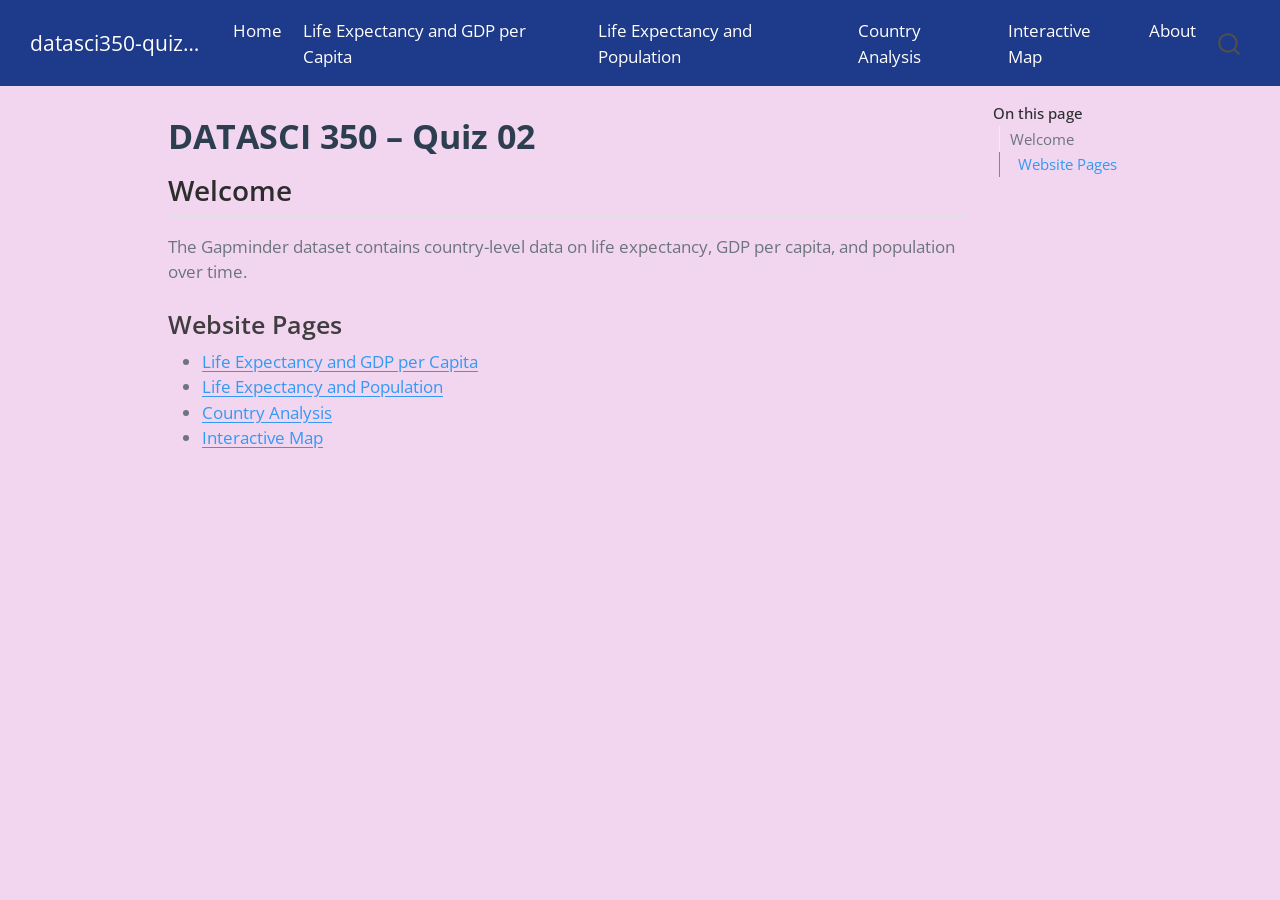
<file: docs/index.html>
<!DOCTYPE html>
<html xmlns="http://www.w3.org/1999/xhtml" lang="en" xml:lang="en"><head>

<meta charset="utf-8">
<meta name="generator" content="quarto-1.8.27">

<meta name="viewport" content="width=device-width, initial-scale=1.0, user-scalable=yes">


<title>DATASCI 350 – Quiz 02 – datasci350-quiz02</title>
<style>
code{white-space: pre-wrap;}
span.smallcaps{font-variant: small-caps;}
div.columns{display: flex; gap: min(4vw, 1.5em);}
div.column{flex: auto; overflow-x: auto;}
div.hanging-indent{margin-left: 1.5em; text-indent: -1.5em;}
ul.task-list{list-style: none;}
ul.task-list li input[type="checkbox"] {
  width: 0.8em;
  margin: 0 0.8em 0.2em -1em; /* quarto-specific, see https://github.com/quarto-dev/quarto-cli/issues/4556 */ 
  vertical-align: middle;
}
</style>


<script src="site_libs/quarto-nav/quarto-nav.js"></script>
<script src="site_libs/quarto-nav/headroom.min.js"></script>
<script src="site_libs/clipboard/clipboard.min.js"></script>
<script src="site_libs/quarto-search/autocomplete.umd.js"></script>
<script src="site_libs/quarto-search/fuse.min.js"></script>
<script src="site_libs/quarto-search/quarto-search.js"></script>
<meta name="quarto:offset" content="./">
<script src="site_libs/quarto-html/quarto.js" type="module"></script>
<script src="site_libs/quarto-html/tabsets/tabsets.js" type="module"></script>
<script src="site_libs/quarto-html/axe/axe-check.js" type="module"></script>
<script src="site_libs/quarto-html/popper.min.js"></script>
<script src="site_libs/quarto-html/tippy.umd.min.js"></script>
<script src="site_libs/quarto-html/anchor.min.js"></script>
<link href="site_libs/quarto-html/tippy.css" rel="stylesheet">
<link href="site_libs/quarto-html/quarto-syntax-highlighting-ed96de9b727972fe78a7b5d16c58bf87.css" rel="stylesheet" id="quarto-text-highlighting-styles">
<script src="site_libs/bootstrap/bootstrap.min.js"></script>
<link href="site_libs/bootstrap/bootstrap-icons.css" rel="stylesheet">
<link href="site_libs/bootstrap/bootstrap-003c7ce323138a8a6468cb23c965a473.min.css" rel="stylesheet" append-hash="true" id="quarto-bootstrap" data-mode="light">
<script id="quarto-search-options" type="application/json">{
  "location": "navbar",
  "copy-button": false,
  "collapse-after": 3,
  "panel-placement": "end",
  "type": "overlay",
  "limit": 50,
  "keyboard-shortcut": [
    "f",
    "/",
    "s"
  ],
  "show-item-context": false,
  "language": {
    "search-no-results-text": "No results",
    "search-matching-documents-text": "matching documents",
    "search-copy-link-title": "Copy link to search",
    "search-hide-matches-text": "Hide additional matches",
    "search-more-match-text": "more match in this document",
    "search-more-matches-text": "more matches in this document",
    "search-clear-button-title": "Clear",
    "search-text-placeholder": "",
    "search-detached-cancel-button-title": "Cancel",
    "search-submit-button-title": "Submit",
    "search-label": "Search"
  }
}</script>


<link rel="stylesheet" href="styles.css">
</head>

<body class="nav-fixed quarto-light">

<div id="quarto-search-results"></div>
  <header id="quarto-header" class="headroom fixed-top">
    <nav class="navbar navbar-expand-lg " data-bs-theme="dark">
      <div class="navbar-container container-fluid">
      <div class="navbar-brand-container mx-auto">
    <a class="navbar-brand" href="./index.html">
    <span class="navbar-title">datasci350-quiz02</span>
    </a>
  </div>
            <div id="quarto-search" class="" title="Search"></div>
          <button class="navbar-toggler" type="button" data-bs-toggle="collapse" data-bs-target="#navbarCollapse" aria-controls="navbarCollapse" role="menu" aria-expanded="false" aria-label="Toggle navigation" onclick="if (window.quartoToggleHeadroom) { window.quartoToggleHeadroom(); }">
  <span class="navbar-toggler-icon"></span>
</button>
          <div class="collapse navbar-collapse" id="navbarCollapse">
            <ul class="navbar-nav navbar-nav-scroll me-auto">
  <li class="nav-item">
    <a class="nav-link active" href="./index.html" aria-current="page"> 
<span class="menu-text">Home</span></a>
  </li>  
  <li class="nav-item">
    <a class="nav-link" href="./life-gdp.html"> 
<span class="menu-text">Life Expectancy and GDP per Capita</span></a>
  </li>  
  <li class="nav-item">
    <a class="nav-link" href="./life-population.html"> 
<span class="menu-text">Life Expectancy and Population</span></a>
  </li>  
  <li class="nav-item">
    <a class="nav-link" href="./country.html"> 
<span class="menu-text">Country Analysis</span></a>
  </li>  
  <li class="nav-item">
    <a class="nav-link" href="./map.html"> 
<span class="menu-text">Interactive Map</span></a>
  </li>  
  <li class="nav-item">
    <a class="nav-link" href="./about.html"> 
<span class="menu-text">About</span></a>
  </li>  
</ul>
          </div> <!-- /navcollapse -->
            <div class="quarto-navbar-tools">
</div>
      </div> <!-- /container-fluid -->
    </nav>
</header>
<!-- content -->
<div id="quarto-content" class="quarto-container page-columns page-rows-contents page-layout-article page-navbar">
<!-- sidebar -->
<!-- margin-sidebar -->
    <div id="quarto-margin-sidebar" class="sidebar margin-sidebar">
        <nav id="TOC" role="doc-toc" class="toc-active">
    <h2 id="toc-title">On this page</h2>
   
  <ul>
  <li><a href="#welcome" id="toc-welcome" class="nav-link active" data-scroll-target="#welcome">Welcome</a>
  <ul class="collapse">
  <li><a href="#website-pages" id="toc-website-pages" class="nav-link" data-scroll-target="#website-pages">Website Pages</a></li>
  </ul></li>
  </ul>
</nav>
    </div>
<!-- main -->
<main class="content" id="quarto-document-content">

<header id="title-block-header" class="quarto-title-block default">
<div class="quarto-title">
<h1 class="title">DATASCI 350 – Quiz 02</h1>
</div>



<div class="quarto-title-meta">

    
  
    
  </div>
  


</header>


<section id="welcome" class="level2">
<h2 class="anchored" data-anchor-id="welcome">Welcome</h2>
<p>The Gapminder dataset contains country-level data on life expectancy, GDP per capita, and population over time.</p>
<section id="website-pages" class="level3">
<h3 class="anchored" data-anchor-id="website-pages">Website Pages</h3>
<ul>
<li><a href="./life-gdp.html">Life Expectancy and GDP per Capita</a></li>
<li><a href="./life-population.html">Life Expectancy and Population</a></li>
<li><a href="./country.html">Country Analysis</a></li>
<li><a href="./map.html">Interactive Map</a></li>
</ul>


</section>
</section>

</main> <!-- /main -->
<script id="quarto-html-after-body" type="application/javascript">
  window.document.addEventListener("DOMContentLoaded", function (event) {
    const icon = "";
    const anchorJS = new window.AnchorJS();
    anchorJS.options = {
      placement: 'right',
      icon: icon
    };
    anchorJS.add('.anchored');
    const isCodeAnnotation = (el) => {
      for (const clz of el.classList) {
        if (clz.startsWith('code-annotation-')) {                     
          return true;
        }
      }
      return false;
    }
    const onCopySuccess = function(e) {
      // button target
      const button = e.trigger;
      // don't keep focus
      button.blur();
      // flash "checked"
      button.classList.add('code-copy-button-checked');
      var currentTitle = button.getAttribute("title");
      button.setAttribute("title", "Copied!");
      let tooltip;
      if (window.bootstrap) {
        button.setAttribute("data-bs-toggle", "tooltip");
        button.setAttribute("data-bs-placement", "left");
        button.setAttribute("data-bs-title", "Copied!");
        tooltip = new bootstrap.Tooltip(button, 
          { trigger: "manual", 
            customClass: "code-copy-button-tooltip",
            offset: [0, -8]});
        tooltip.show();    
      }
      setTimeout(function() {
        if (tooltip) {
          tooltip.hide();
          button.removeAttribute("data-bs-title");
          button.removeAttribute("data-bs-toggle");
          button.removeAttribute("data-bs-placement");
        }
        button.setAttribute("title", currentTitle);
        button.classList.remove('code-copy-button-checked');
      }, 1000);
      // clear code selection
      e.clearSelection();
    }
    const getTextToCopy = function(trigger) {
      const outerScaffold = trigger.parentElement.cloneNode(true);
      const codeEl = outerScaffold.querySelector('code');
      for (const childEl of codeEl.children) {
        if (isCodeAnnotation(childEl)) {
          childEl.remove();
        }
      }
      return codeEl.innerText;
    }
    const clipboard = new window.ClipboardJS('.code-copy-button:not([data-in-quarto-modal])', {
      text: getTextToCopy
    });
    clipboard.on('success', onCopySuccess);
    if (window.document.getElementById('quarto-embedded-source-code-modal')) {
      const clipboardModal = new window.ClipboardJS('.code-copy-button[data-in-quarto-modal]', {
        text: getTextToCopy,
        container: window.document.getElementById('quarto-embedded-source-code-modal')
      });
      clipboardModal.on('success', onCopySuccess);
    }
      var localhostRegex = new RegExp(/^(?:http|https):\/\/localhost\:?[0-9]*\//);
      var mailtoRegex = new RegExp(/^mailto:/);
        var filterRegex = new RegExp('/' + window.location.host + '/');
      var isInternal = (href) => {
          return filterRegex.test(href) || localhostRegex.test(href) || mailtoRegex.test(href);
      }
      // Inspect non-navigation links and adorn them if external
     var links = window.document.querySelectorAll('a[href]:not(.nav-link):not(.navbar-brand):not(.toc-action):not(.sidebar-link):not(.sidebar-item-toggle):not(.pagination-link):not(.no-external):not([aria-hidden]):not(.dropdown-item):not(.quarto-navigation-tool):not(.about-link)');
      for (var i=0; i<links.length; i++) {
        const link = links[i];
        if (!isInternal(link.href)) {
          // undo the damage that might have been done by quarto-nav.js in the case of
          // links that we want to consider external
          if (link.dataset.originalHref !== undefined) {
            link.href = link.dataset.originalHref;
          }
        }
      }
    function tippyHover(el, contentFn, onTriggerFn, onUntriggerFn) {
      const config = {
        allowHTML: true,
        maxWidth: 500,
        delay: 100,
        arrow: false,
        appendTo: function(el) {
            return el.parentElement;
        },
        interactive: true,
        interactiveBorder: 10,
        theme: 'quarto',
        placement: 'bottom-start',
      };
      if (contentFn) {
        config.content = contentFn;
      }
      if (onTriggerFn) {
        config.onTrigger = onTriggerFn;
      }
      if (onUntriggerFn) {
        config.onUntrigger = onUntriggerFn;
      }
      window.tippy(el, config); 
    }
    const noterefs = window.document.querySelectorAll('a[role="doc-noteref"]');
    for (var i=0; i<noterefs.length; i++) {
      const ref = noterefs[i];
      tippyHover(ref, function() {
        // use id or data attribute instead here
        let href = ref.getAttribute('data-footnote-href') || ref.getAttribute('href');
        try { href = new URL(href).hash; } catch {}
        const id = href.replace(/^#\/?/, "");
        const note = window.document.getElementById(id);
        if (note) {
          return note.innerHTML;
        } else {
          return "";
        }
      });
    }
    const xrefs = window.document.querySelectorAll('a.quarto-xref');
    const processXRef = (id, note) => {
      // Strip column container classes
      const stripColumnClz = (el) => {
        el.classList.remove("page-full", "page-columns");
        if (el.children) {
          for (const child of el.children) {
            stripColumnClz(child);
          }
        }
      }
      stripColumnClz(note)
      if (id === null || id.startsWith('sec-')) {
        // Special case sections, only their first couple elements
        const container = document.createElement("div");
        if (note.children && note.children.length > 2) {
          container.appendChild(note.children[0].cloneNode(true));
          for (let i = 1; i < note.children.length; i++) {
            const child = note.children[i];
            if (child.tagName === "P" && child.innerText === "") {
              continue;
            } else {
              container.appendChild(child.cloneNode(true));
              break;
            }
          }
          if (window.Quarto?.typesetMath) {
            window.Quarto.typesetMath(container);
          }
          return container.innerHTML
        } else {
          if (window.Quarto?.typesetMath) {
            window.Quarto.typesetMath(note);
          }
          return note.innerHTML;
        }
      } else {
        // Remove any anchor links if they are present
        const anchorLink = note.querySelector('a.anchorjs-link');
        if (anchorLink) {
          anchorLink.remove();
        }
        if (window.Quarto?.typesetMath) {
          window.Quarto.typesetMath(note);
        }
        if (note.classList.contains("callout")) {
          return note.outerHTML;
        } else {
          return note.innerHTML;
        }
      }
    }
    for (var i=0; i<xrefs.length; i++) {
      const xref = xrefs[i];
      tippyHover(xref, undefined, function(instance) {
        instance.disable();
        let url = xref.getAttribute('href');
        let hash = undefined; 
        if (url.startsWith('#')) {
          hash = url;
        } else {
          try { hash = new URL(url).hash; } catch {}
        }
        if (hash) {
          const id = hash.replace(/^#\/?/, "");
          const note = window.document.getElementById(id);
          if (note !== null) {
            try {
              const html = processXRef(id, note.cloneNode(true));
              instance.setContent(html);
            } finally {
              instance.enable();
              instance.show();
            }
          } else {
            // See if we can fetch this
            fetch(url.split('#')[0])
            .then(res => res.text())
            .then(html => {
              const parser = new DOMParser();
              const htmlDoc = parser.parseFromString(html, "text/html");
              const note = htmlDoc.getElementById(id);
              if (note !== null) {
                const html = processXRef(id, note);
                instance.setContent(html);
              } 
            }).finally(() => {
              instance.enable();
              instance.show();
            });
          }
        } else {
          // See if we can fetch a full url (with no hash to target)
          // This is a special case and we should probably do some content thinning / targeting
          fetch(url)
          .then(res => res.text())
          .then(html => {
            const parser = new DOMParser();
            const htmlDoc = parser.parseFromString(html, "text/html");
            const note = htmlDoc.querySelector('main.content');
            if (note !== null) {
              // This should only happen for chapter cross references
              // (since there is no id in the URL)
              // remove the first header
              if (note.children.length > 0 && note.children[0].tagName === "HEADER") {
                note.children[0].remove();
              }
              const html = processXRef(null, note);
              instance.setContent(html);
            } 
          }).finally(() => {
            instance.enable();
            instance.show();
          });
        }
      }, function(instance) {
      });
    }
        let selectedAnnoteEl;
        const selectorForAnnotation = ( cell, annotation) => {
          let cellAttr = 'data-code-cell="' + cell + '"';
          let lineAttr = 'data-code-annotation="' +  annotation + '"';
          const selector = 'span[' + cellAttr + '][' + lineAttr + ']';
          return selector;
        }
        const selectCodeLines = (annoteEl) => {
          const doc = window.document;
          const targetCell = annoteEl.getAttribute("data-target-cell");
          const targetAnnotation = annoteEl.getAttribute("data-target-annotation");
          const annoteSpan = window.document.querySelector(selectorForAnnotation(targetCell, targetAnnotation));
          const lines = annoteSpan.getAttribute("data-code-lines").split(",");
          const lineIds = lines.map((line) => {
            return targetCell + "-" + line;
          })
          let top = null;
          let height = null;
          let parent = null;
          if (lineIds.length > 0) {
              //compute the position of the single el (top and bottom and make a div)
              const el = window.document.getElementById(lineIds[0]);
              top = el.offsetTop;
              height = el.offsetHeight;
              parent = el.parentElement.parentElement;
            if (lineIds.length > 1) {
              const lastEl = window.document.getElementById(lineIds[lineIds.length - 1]);
              const bottom = lastEl.offsetTop + lastEl.offsetHeight;
              height = bottom - top;
            }
            if (top !== null && height !== null && parent !== null) {
              // cook up a div (if necessary) and position it 
              let div = window.document.getElementById("code-annotation-line-highlight");
              if (div === null) {
                div = window.document.createElement("div");
                div.setAttribute("id", "code-annotation-line-highlight");
                div.style.position = 'absolute';
                parent.appendChild(div);
              }
              div.style.top = top - 2 + "px";
              div.style.height = height + 4 + "px";
              div.style.left = 0;
              let gutterDiv = window.document.getElementById("code-annotation-line-highlight-gutter");
              if (gutterDiv === null) {
                gutterDiv = window.document.createElement("div");
                gutterDiv.setAttribute("id", "code-annotation-line-highlight-gutter");
                gutterDiv.style.position = 'absolute';
                const codeCell = window.document.getElementById(targetCell);
                const gutter = codeCell.querySelector('.code-annotation-gutter');
                gutter.appendChild(gutterDiv);
              }
              gutterDiv.style.top = top - 2 + "px";
              gutterDiv.style.height = height + 4 + "px";
            }
            selectedAnnoteEl = annoteEl;
          }
        };
        const unselectCodeLines = () => {
          const elementsIds = ["code-annotation-line-highlight", "code-annotation-line-highlight-gutter"];
          elementsIds.forEach((elId) => {
            const div = window.document.getElementById(elId);
            if (div) {
              div.remove();
            }
          });
          selectedAnnoteEl = undefined;
        };
          // Handle positioning of the toggle
      window.addEventListener(
        "resize",
        throttle(() => {
          elRect = undefined;
          if (selectedAnnoteEl) {
            selectCodeLines(selectedAnnoteEl);
          }
        }, 10)
      );
      function throttle(fn, ms) {
      let throttle = false;
      let timer;
        return (...args) => {
          if(!throttle) { // first call gets through
              fn.apply(this, args);
              throttle = true;
          } else { // all the others get throttled
              if(timer) clearTimeout(timer); // cancel #2
              timer = setTimeout(() => {
                fn.apply(this, args);
                timer = throttle = false;
              }, ms);
          }
        };
      }
        // Attach click handler to the DT
        const annoteDls = window.document.querySelectorAll('dt[data-target-cell]');
        for (const annoteDlNode of annoteDls) {
          annoteDlNode.addEventListener('click', (event) => {
            const clickedEl = event.target;
            if (clickedEl !== selectedAnnoteEl) {
              unselectCodeLines();
              const activeEl = window.document.querySelector('dt[data-target-cell].code-annotation-active');
              if (activeEl) {
                activeEl.classList.remove('code-annotation-active');
              }
              selectCodeLines(clickedEl);
              clickedEl.classList.add('code-annotation-active');
            } else {
              // Unselect the line
              unselectCodeLines();
              clickedEl.classList.remove('code-annotation-active');
            }
          });
        }
    const findCites = (el) => {
      const parentEl = el.parentElement;
      if (parentEl) {
        const cites = parentEl.dataset.cites;
        if (cites) {
          return {
            el,
            cites: cites.split(' ')
          };
        } else {
          return findCites(el.parentElement)
        }
      } else {
        return undefined;
      }
    };
    var bibliorefs = window.document.querySelectorAll('a[role="doc-biblioref"]');
    for (var i=0; i<bibliorefs.length; i++) {
      const ref = bibliorefs[i];
      const citeInfo = findCites(ref);
      if (citeInfo) {
        tippyHover(citeInfo.el, function() {
          var popup = window.document.createElement('div');
          citeInfo.cites.forEach(function(cite) {
            var citeDiv = window.document.createElement('div');
            citeDiv.classList.add('hanging-indent');
            citeDiv.classList.add('csl-entry');
            var biblioDiv = window.document.getElementById('ref-' + cite);
            if (biblioDiv) {
              citeDiv.innerHTML = biblioDiv.innerHTML;
            }
            popup.appendChild(citeDiv);
          });
          return popup.innerHTML;
        });
      }
    }
  });
  </script>
</div> <!-- /content -->




</body></html>
</file>
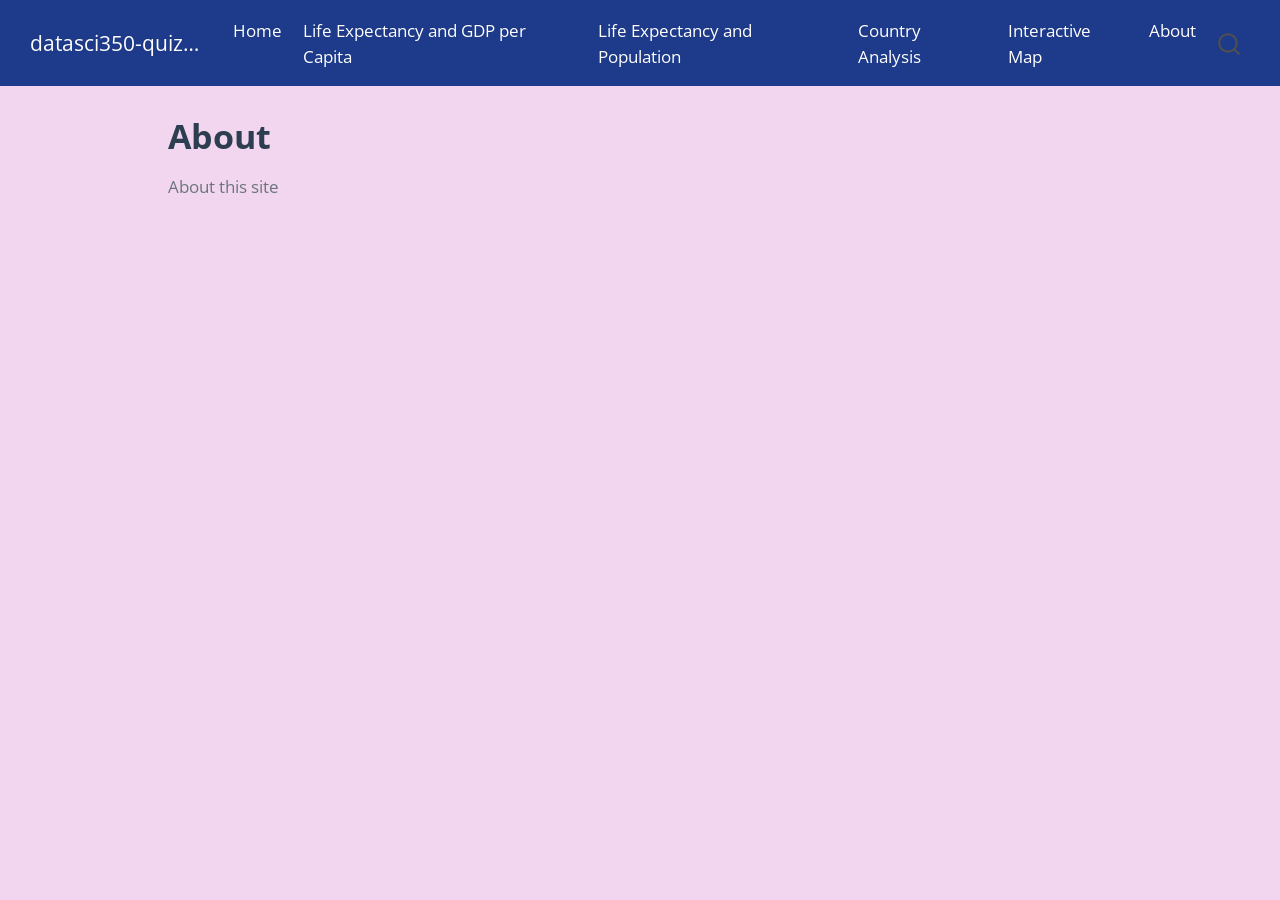
<file: docs/about.html>
<!DOCTYPE html>
<html xmlns="http://www.w3.org/1999/xhtml" lang="en" xml:lang="en"><head>

<meta charset="utf-8">
<meta name="generator" content="quarto-1.8.27">

<meta name="viewport" content="width=device-width, initial-scale=1.0, user-scalable=yes">


<title>About – datasci350-quiz02</title>
<style>
code{white-space: pre-wrap;}
span.smallcaps{font-variant: small-caps;}
div.columns{display: flex; gap: min(4vw, 1.5em);}
div.column{flex: auto; overflow-x: auto;}
div.hanging-indent{margin-left: 1.5em; text-indent: -1.5em;}
ul.task-list{list-style: none;}
ul.task-list li input[type="checkbox"] {
  width: 0.8em;
  margin: 0 0.8em 0.2em -1em; /* quarto-specific, see https://github.com/quarto-dev/quarto-cli/issues/4556 */ 
  vertical-align: middle;
}
</style>


<script src="site_libs/quarto-nav/quarto-nav.js"></script>
<script src="site_libs/quarto-nav/headroom.min.js"></script>
<script src="site_libs/clipboard/clipboard.min.js"></script>
<script src="site_libs/quarto-search/autocomplete.umd.js"></script>
<script src="site_libs/quarto-search/fuse.min.js"></script>
<script src="site_libs/quarto-search/quarto-search.js"></script>
<meta name="quarto:offset" content="./">
<script src="site_libs/quarto-html/quarto.js" type="module"></script>
<script src="site_libs/quarto-html/tabsets/tabsets.js" type="module"></script>
<script src="site_libs/quarto-html/axe/axe-check.js" type="module"></script>
<script src="site_libs/quarto-html/popper.min.js"></script>
<script src="site_libs/quarto-html/tippy.umd.min.js"></script>
<script src="site_libs/quarto-html/anchor.min.js"></script>
<link href="site_libs/quarto-html/tippy.css" rel="stylesheet">
<link href="site_libs/quarto-html/quarto-syntax-highlighting-ed96de9b727972fe78a7b5d16c58bf87.css" rel="stylesheet" id="quarto-text-highlighting-styles">
<script src="site_libs/bootstrap/bootstrap.min.js"></script>
<link href="site_libs/bootstrap/bootstrap-icons.css" rel="stylesheet">
<link href="site_libs/bootstrap/bootstrap-003c7ce323138a8a6468cb23c965a473.min.css" rel="stylesheet" append-hash="true" id="quarto-bootstrap" data-mode="light">
<script id="quarto-search-options" type="application/json">{
  "location": "navbar",
  "copy-button": false,
  "collapse-after": 3,
  "panel-placement": "end",
  "type": "overlay",
  "limit": 50,
  "keyboard-shortcut": [
    "f",
    "/",
    "s"
  ],
  "show-item-context": false,
  "language": {
    "search-no-results-text": "No results",
    "search-matching-documents-text": "matching documents",
    "search-copy-link-title": "Copy link to search",
    "search-hide-matches-text": "Hide additional matches",
    "search-more-match-text": "more match in this document",
    "search-more-matches-text": "more matches in this document",
    "search-clear-button-title": "Clear",
    "search-text-placeholder": "",
    "search-detached-cancel-button-title": "Cancel",
    "search-submit-button-title": "Submit",
    "search-label": "Search"
  }
}</script>


<link rel="stylesheet" href="styles.css">
</head>

<body class="nav-fixed quarto-light">

<div id="quarto-search-results"></div>
  <header id="quarto-header" class="headroom fixed-top">
    <nav class="navbar navbar-expand-lg " data-bs-theme="dark">
      <div class="navbar-container container-fluid">
      <div class="navbar-brand-container mx-auto">
    <a class="navbar-brand" href="./index.html">
    <span class="navbar-title">datasci350-quiz02</span>
    </a>
  </div>
            <div id="quarto-search" class="" title="Search"></div>
          <button class="navbar-toggler" type="button" data-bs-toggle="collapse" data-bs-target="#navbarCollapse" aria-controls="navbarCollapse" role="menu" aria-expanded="false" aria-label="Toggle navigation" onclick="if (window.quartoToggleHeadroom) { window.quartoToggleHeadroom(); }">
  <span class="navbar-toggler-icon"></span>
</button>
          <div class="collapse navbar-collapse" id="navbarCollapse">
            <ul class="navbar-nav navbar-nav-scroll me-auto">
  <li class="nav-item">
    <a class="nav-link" href="./index.html"> 
<span class="menu-text">Home</span></a>
  </li>  
  <li class="nav-item">
    <a class="nav-link" href="./life-gdp.html"> 
<span class="menu-text">Life Expectancy and GDP per Capita</span></a>
  </li>  
  <li class="nav-item">
    <a class="nav-link" href="./life-population.html"> 
<span class="menu-text">Life Expectancy and Population</span></a>
  </li>  
  <li class="nav-item">
    <a class="nav-link" href="./country.html"> 
<span class="menu-text">Country Analysis</span></a>
  </li>  
  <li class="nav-item">
    <a class="nav-link" href="./map.html"> 
<span class="menu-text">Interactive Map</span></a>
  </li>  
  <li class="nav-item">
    <a class="nav-link active" href="./about.html" aria-current="page"> 
<span class="menu-text">About</span></a>
  </li>  
</ul>
          </div> <!-- /navcollapse -->
            <div class="quarto-navbar-tools">
</div>
      </div> <!-- /container-fluid -->
    </nav>
</header>
<!-- content -->
<div id="quarto-content" class="quarto-container page-columns page-rows-contents page-layout-article page-navbar">
<!-- sidebar -->
<!-- margin-sidebar -->
    <div id="quarto-margin-sidebar" class="sidebar margin-sidebar zindex-bottom">
        
    </div>
<!-- main -->
<main class="content" id="quarto-document-content">

<header id="title-block-header" class="quarto-title-block default">
<div class="quarto-title">
<h1 class="title">About</h1>
</div>



<div class="quarto-title-meta">

    
  
    
  </div>
  


</header>


<p>About this site</p>



</main> <!-- /main -->
<script id="quarto-html-after-body" type="application/javascript">
  window.document.addEventListener("DOMContentLoaded", function (event) {
    const icon = "";
    const anchorJS = new window.AnchorJS();
    anchorJS.options = {
      placement: 'right',
      icon: icon
    };
    anchorJS.add('.anchored');
    const isCodeAnnotation = (el) => {
      for (const clz of el.classList) {
        if (clz.startsWith('code-annotation-')) {                     
          return true;
        }
      }
      return false;
    }
    const onCopySuccess = function(e) {
      // button target
      const button = e.trigger;
      // don't keep focus
      button.blur();
      // flash "checked"
      button.classList.add('code-copy-button-checked');
      var currentTitle = button.getAttribute("title");
      button.setAttribute("title", "Copied!");
      let tooltip;
      if (window.bootstrap) {
        button.setAttribute("data-bs-toggle", "tooltip");
        button.setAttribute("data-bs-placement", "left");
        button.setAttribute("data-bs-title", "Copied!");
        tooltip = new bootstrap.Tooltip(button, 
          { trigger: "manual", 
            customClass: "code-copy-button-tooltip",
            offset: [0, -8]});
        tooltip.show();    
      }
      setTimeout(function() {
        if (tooltip) {
          tooltip.hide();
          button.removeAttribute("data-bs-title");
          button.removeAttribute("data-bs-toggle");
          button.removeAttribute("data-bs-placement");
        }
        button.setAttribute("title", currentTitle);
        button.classList.remove('code-copy-button-checked');
      }, 1000);
      // clear code selection
      e.clearSelection();
    }
    const getTextToCopy = function(trigger) {
      const outerScaffold = trigger.parentElement.cloneNode(true);
      const codeEl = outerScaffold.querySelector('code');
      for (const childEl of codeEl.children) {
        if (isCodeAnnotation(childEl)) {
          childEl.remove();
        }
      }
      return codeEl.innerText;
    }
    const clipboard = new window.ClipboardJS('.code-copy-button:not([data-in-quarto-modal])', {
      text: getTextToCopy
    });
    clipboard.on('success', onCopySuccess);
    if (window.document.getElementById('quarto-embedded-source-code-modal')) {
      const clipboardModal = new window.ClipboardJS('.code-copy-button[data-in-quarto-modal]', {
        text: getTextToCopy,
        container: window.document.getElementById('quarto-embedded-source-code-modal')
      });
      clipboardModal.on('success', onCopySuccess);
    }
      var localhostRegex = new RegExp(/^(?:http|https):\/\/localhost\:?[0-9]*\//);
      var mailtoRegex = new RegExp(/^mailto:/);
        var filterRegex = new RegExp('/' + window.location.host + '/');
      var isInternal = (href) => {
          return filterRegex.test(href) || localhostRegex.test(href) || mailtoRegex.test(href);
      }
      // Inspect non-navigation links and adorn them if external
     var links = window.document.querySelectorAll('a[href]:not(.nav-link):not(.navbar-brand):not(.toc-action):not(.sidebar-link):not(.sidebar-item-toggle):not(.pagination-link):not(.no-external):not([aria-hidden]):not(.dropdown-item):not(.quarto-navigation-tool):not(.about-link)');
      for (var i=0; i<links.length; i++) {
        const link = links[i];
        if (!isInternal(link.href)) {
          // undo the damage that might have been done by quarto-nav.js in the case of
          // links that we want to consider external
          if (link.dataset.originalHref !== undefined) {
            link.href = link.dataset.originalHref;
          }
        }
      }
    function tippyHover(el, contentFn, onTriggerFn, onUntriggerFn) {
      const config = {
        allowHTML: true,
        maxWidth: 500,
        delay: 100,
        arrow: false,
        appendTo: function(el) {
            return el.parentElement;
        },
        interactive: true,
        interactiveBorder: 10,
        theme: 'quarto',
        placement: 'bottom-start',
      };
      if (contentFn) {
        config.content = contentFn;
      }
      if (onTriggerFn) {
        config.onTrigger = onTriggerFn;
      }
      if (onUntriggerFn) {
        config.onUntrigger = onUntriggerFn;
      }
      window.tippy(el, config); 
    }
    const noterefs = window.document.querySelectorAll('a[role="doc-noteref"]');
    for (var i=0; i<noterefs.length; i++) {
      const ref = noterefs[i];
      tippyHover(ref, function() {
        // use id or data attribute instead here
        let href = ref.getAttribute('data-footnote-href') || ref.getAttribute('href');
        try { href = new URL(href).hash; } catch {}
        const id = href.replace(/^#\/?/, "");
        const note = window.document.getElementById(id);
        if (note) {
          return note.innerHTML;
        } else {
          return "";
        }
      });
    }
    const xrefs = window.document.querySelectorAll('a.quarto-xref');
    const processXRef = (id, note) => {
      // Strip column container classes
      const stripColumnClz = (el) => {
        el.classList.remove("page-full", "page-columns");
        if (el.children) {
          for (const child of el.children) {
            stripColumnClz(child);
          }
        }
      }
      stripColumnClz(note)
      if (id === null || id.startsWith('sec-')) {
        // Special case sections, only their first couple elements
        const container = document.createElement("div");
        if (note.children && note.children.length > 2) {
          container.appendChild(note.children[0].cloneNode(true));
          for (let i = 1; i < note.children.length; i++) {
            const child = note.children[i];
            if (child.tagName === "P" && child.innerText === "") {
              continue;
            } else {
              container.appendChild(child.cloneNode(true));
              break;
            }
          }
          if (window.Quarto?.typesetMath) {
            window.Quarto.typesetMath(container);
          }
          return container.innerHTML
        } else {
          if (window.Quarto?.typesetMath) {
            window.Quarto.typesetMath(note);
          }
          return note.innerHTML;
        }
      } else {
        // Remove any anchor links if they are present
        const anchorLink = note.querySelector('a.anchorjs-link');
        if (anchorLink) {
          anchorLink.remove();
        }
        if (window.Quarto?.typesetMath) {
          window.Quarto.typesetMath(note);
        }
        if (note.classList.contains("callout")) {
          return note.outerHTML;
        } else {
          return note.innerHTML;
        }
      }
    }
    for (var i=0; i<xrefs.length; i++) {
      const xref = xrefs[i];
      tippyHover(xref, undefined, function(instance) {
        instance.disable();
        let url = xref.getAttribute('href');
        let hash = undefined; 
        if (url.startsWith('#')) {
          hash = url;
        } else {
          try { hash = new URL(url).hash; } catch {}
        }
        if (hash) {
          const id = hash.replace(/^#\/?/, "");
          const note = window.document.getElementById(id);
          if (note !== null) {
            try {
              const html = processXRef(id, note.cloneNode(true));
              instance.setContent(html);
            } finally {
              instance.enable();
              instance.show();
            }
          } else {
            // See if we can fetch this
            fetch(url.split('#')[0])
            .then(res => res.text())
            .then(html => {
              const parser = new DOMParser();
              const htmlDoc = parser.parseFromString(html, "text/html");
              const note = htmlDoc.getElementById(id);
              if (note !== null) {
                const html = processXRef(id, note);
                instance.setContent(html);
              } 
            }).finally(() => {
              instance.enable();
              instance.show();
            });
          }
        } else {
          // See if we can fetch a full url (with no hash to target)
          // This is a special case and we should probably do some content thinning / targeting
          fetch(url)
          .then(res => res.text())
          .then(html => {
            const parser = new DOMParser();
            const htmlDoc = parser.parseFromString(html, "text/html");
            const note = htmlDoc.querySelector('main.content');
            if (note !== null) {
              // This should only happen for chapter cross references
              // (since there is no id in the URL)
              // remove the first header
              if (note.children.length > 0 && note.children[0].tagName === "HEADER") {
                note.children[0].remove();
              }
              const html = processXRef(null, note);
              instance.setContent(html);
            } 
          }).finally(() => {
            instance.enable();
            instance.show();
          });
        }
      }, function(instance) {
      });
    }
        let selectedAnnoteEl;
        const selectorForAnnotation = ( cell, annotation) => {
          let cellAttr = 'data-code-cell="' + cell + '"';
          let lineAttr = 'data-code-annotation="' +  annotation + '"';
          const selector = 'span[' + cellAttr + '][' + lineAttr + ']';
          return selector;
        }
        const selectCodeLines = (annoteEl) => {
          const doc = window.document;
          const targetCell = annoteEl.getAttribute("data-target-cell");
          const targetAnnotation = annoteEl.getAttribute("data-target-annotation");
          const annoteSpan = window.document.querySelector(selectorForAnnotation(targetCell, targetAnnotation));
          const lines = annoteSpan.getAttribute("data-code-lines").split(",");
          const lineIds = lines.map((line) => {
            return targetCell + "-" + line;
          })
          let top = null;
          let height = null;
          let parent = null;
          if (lineIds.length > 0) {
              //compute the position of the single el (top and bottom and make a div)
              const el = window.document.getElementById(lineIds[0]);
              top = el.offsetTop;
              height = el.offsetHeight;
              parent = el.parentElement.parentElement;
            if (lineIds.length > 1) {
              const lastEl = window.document.getElementById(lineIds[lineIds.length - 1]);
              const bottom = lastEl.offsetTop + lastEl.offsetHeight;
              height = bottom - top;
            }
            if (top !== null && height !== null && parent !== null) {
              // cook up a div (if necessary) and position it 
              let div = window.document.getElementById("code-annotation-line-highlight");
              if (div === null) {
                div = window.document.createElement("div");
                div.setAttribute("id", "code-annotation-line-highlight");
                div.style.position = 'absolute';
                parent.appendChild(div);
              }
              div.style.top = top - 2 + "px";
              div.style.height = height + 4 + "px";
              div.style.left = 0;
              let gutterDiv = window.document.getElementById("code-annotation-line-highlight-gutter");
              if (gutterDiv === null) {
                gutterDiv = window.document.createElement("div");
                gutterDiv.setAttribute("id", "code-annotation-line-highlight-gutter");
                gutterDiv.style.position = 'absolute';
                const codeCell = window.document.getElementById(targetCell);
                const gutter = codeCell.querySelector('.code-annotation-gutter');
                gutter.appendChild(gutterDiv);
              }
              gutterDiv.style.top = top - 2 + "px";
              gutterDiv.style.height = height + 4 + "px";
            }
            selectedAnnoteEl = annoteEl;
          }
        };
        const unselectCodeLines = () => {
          const elementsIds = ["code-annotation-line-highlight", "code-annotation-line-highlight-gutter"];
          elementsIds.forEach((elId) => {
            const div = window.document.getElementById(elId);
            if (div) {
              div.remove();
            }
          });
          selectedAnnoteEl = undefined;
        };
          // Handle positioning of the toggle
      window.addEventListener(
        "resize",
        throttle(() => {
          elRect = undefined;
          if (selectedAnnoteEl) {
            selectCodeLines(selectedAnnoteEl);
          }
        }, 10)
      );
      function throttle(fn, ms) {
      let throttle = false;
      let timer;
        return (...args) => {
          if(!throttle) { // first call gets through
              fn.apply(this, args);
              throttle = true;
          } else { // all the others get throttled
              if(timer) clearTimeout(timer); // cancel #2
              timer = setTimeout(() => {
                fn.apply(this, args);
                timer = throttle = false;
              }, ms);
          }
        };
      }
        // Attach click handler to the DT
        const annoteDls = window.document.querySelectorAll('dt[data-target-cell]');
        for (const annoteDlNode of annoteDls) {
          annoteDlNode.addEventListener('click', (event) => {
            const clickedEl = event.target;
            if (clickedEl !== selectedAnnoteEl) {
              unselectCodeLines();
              const activeEl = window.document.querySelector('dt[data-target-cell].code-annotation-active');
              if (activeEl) {
                activeEl.classList.remove('code-annotation-active');
              }
              selectCodeLines(clickedEl);
              clickedEl.classList.add('code-annotation-active');
            } else {
              // Unselect the line
              unselectCodeLines();
              clickedEl.classList.remove('code-annotation-active');
            }
          });
        }
    const findCites = (el) => {
      const parentEl = el.parentElement;
      if (parentEl) {
        const cites = parentEl.dataset.cites;
        if (cites) {
          return {
            el,
            cites: cites.split(' ')
          };
        } else {
          return findCites(el.parentElement)
        }
      } else {
        return undefined;
      }
    };
    var bibliorefs = window.document.querySelectorAll('a[role="doc-biblioref"]');
    for (var i=0; i<bibliorefs.length; i++) {
      const ref = bibliorefs[i];
      const citeInfo = findCites(ref);
      if (citeInfo) {
        tippyHover(citeInfo.el, function() {
          var popup = window.document.createElement('div');
          citeInfo.cites.forEach(function(cite) {
            var citeDiv = window.document.createElement('div');
            citeDiv.classList.add('hanging-indent');
            citeDiv.classList.add('csl-entry');
            var biblioDiv = window.document.getElementById('ref-' + cite);
            if (biblioDiv) {
              citeDiv.innerHTML = biblioDiv.innerHTML;
            }
            popup.appendChild(citeDiv);
          });
          return popup.innerHTML;
        });
      }
    }
  });
  </script>
</div> <!-- /content -->




</body></html>
</file>
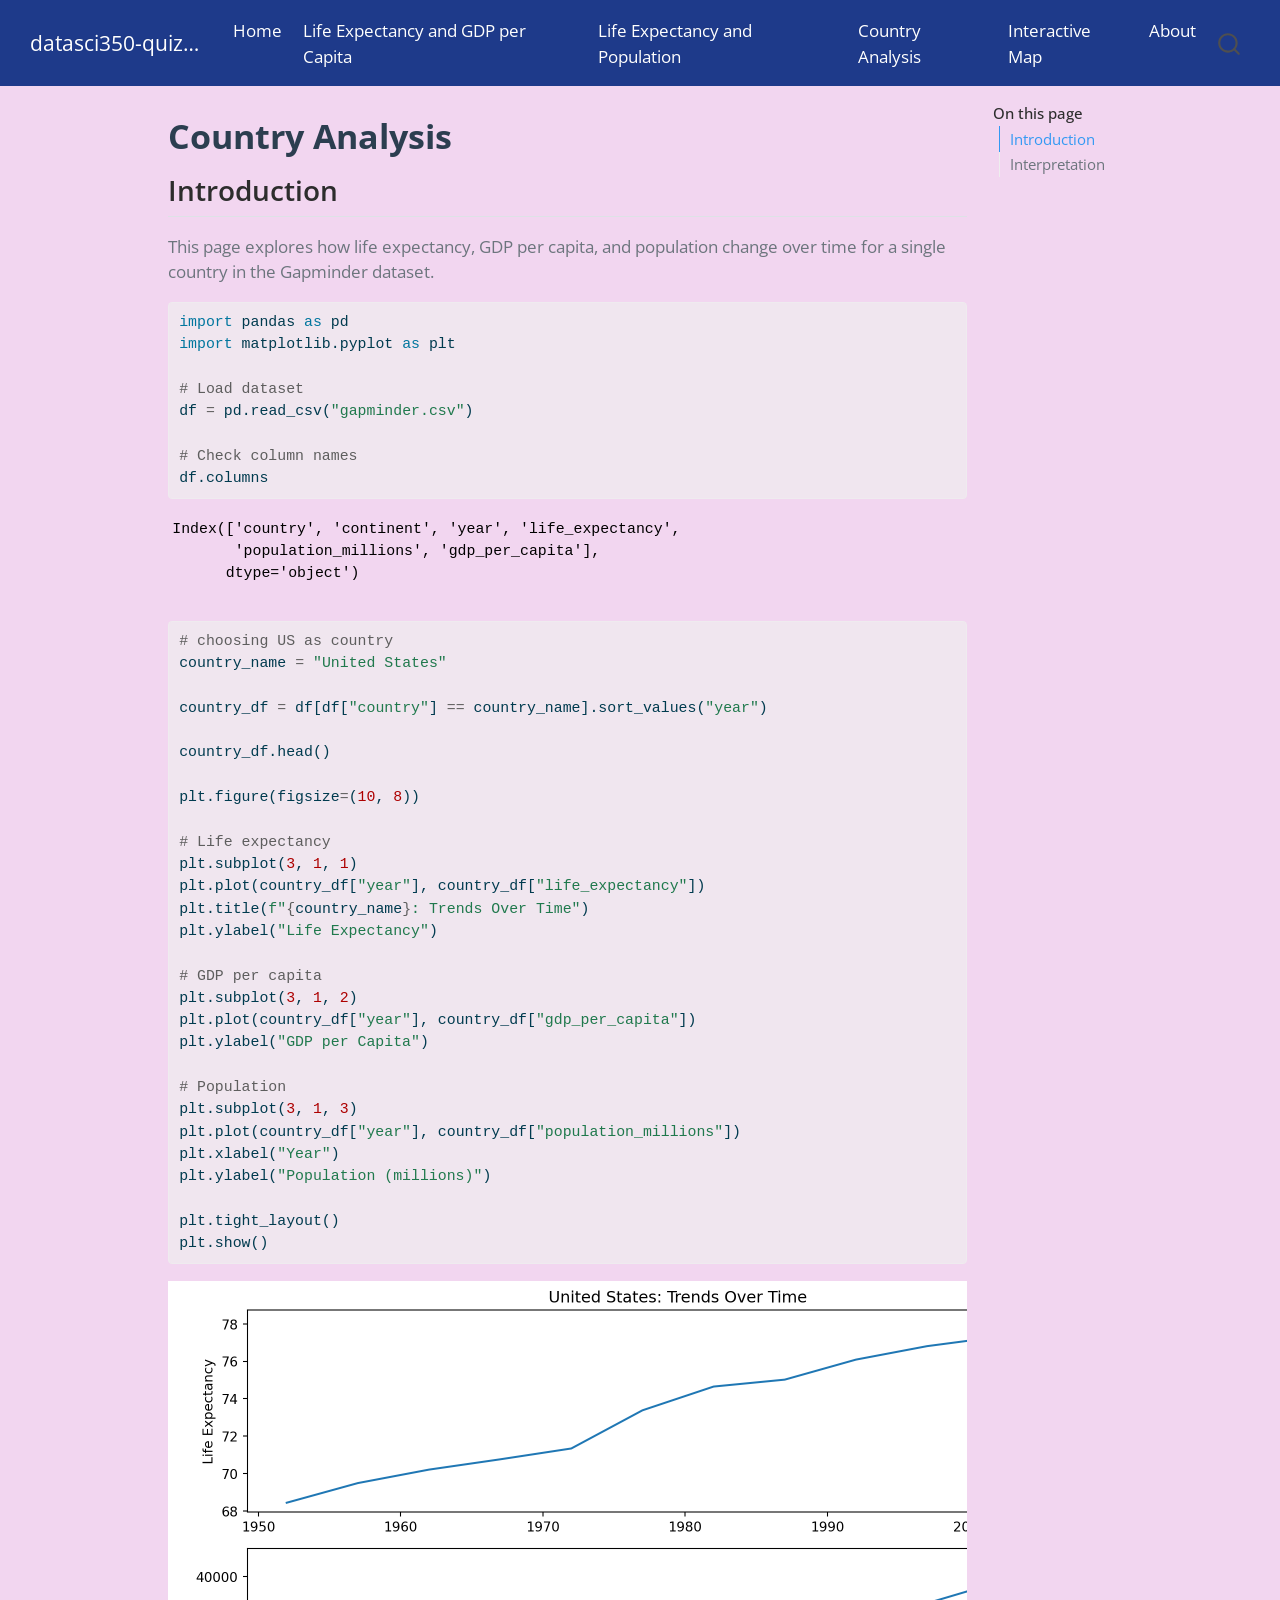
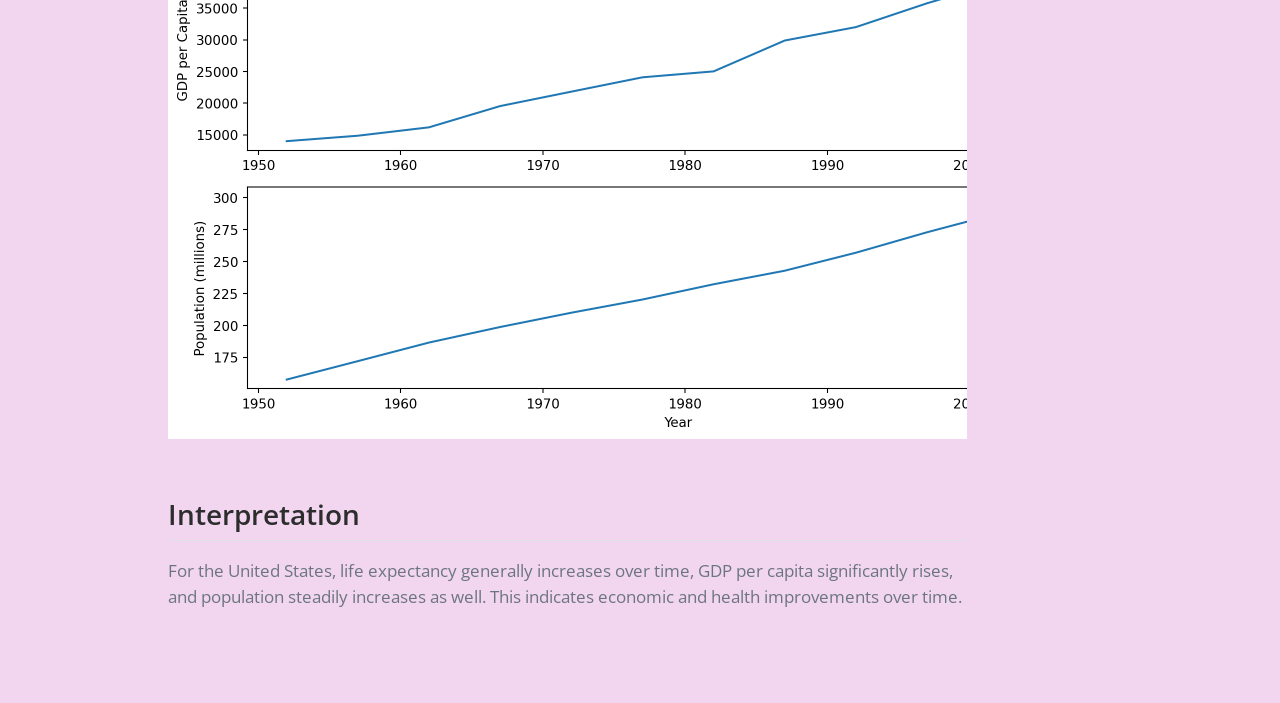
<file: docs/country.html>
<!DOCTYPE html>
<html xmlns="http://www.w3.org/1999/xhtml" lang="en" xml:lang="en"><head>

<meta charset="utf-8">
<meta name="generator" content="quarto-1.8.27">

<meta name="viewport" content="width=device-width, initial-scale=1.0, user-scalable=yes">


<title>Country Analysis – datasci350-quiz02</title>
<style>
code{white-space: pre-wrap;}
span.smallcaps{font-variant: small-caps;}
div.columns{display: flex; gap: min(4vw, 1.5em);}
div.column{flex: auto; overflow-x: auto;}
div.hanging-indent{margin-left: 1.5em; text-indent: -1.5em;}
ul.task-list{list-style: none;}
ul.task-list li input[type="checkbox"] {
  width: 0.8em;
  margin: 0 0.8em 0.2em -1em; /* quarto-specific, see https://github.com/quarto-dev/quarto-cli/issues/4556 */ 
  vertical-align: middle;
}
/* CSS for syntax highlighting */
html { -webkit-text-size-adjust: 100%; }
pre > code.sourceCode { white-space: pre; position: relative; }
pre > code.sourceCode > span { display: inline-block; line-height: 1.25; }
pre > code.sourceCode > span:empty { height: 1.2em; }
.sourceCode { overflow: visible; }
code.sourceCode > span { color: inherit; text-decoration: inherit; }
div.sourceCode { margin: 1em 0; }
pre.sourceCode { margin: 0; }
@media screen {
div.sourceCode { overflow: auto; }
}
@media print {
pre > code.sourceCode { white-space: pre-wrap; }
pre > code.sourceCode > span { text-indent: -5em; padding-left: 5em; }
}
pre.numberSource code
  { counter-reset: source-line 0; }
pre.numberSource code > span
  { position: relative; left: -4em; counter-increment: source-line; }
pre.numberSource code > span > a:first-child::before
  { content: counter(source-line);
    position: relative; left: -1em; text-align: right; vertical-align: baseline;
    border: none; display: inline-block;
    -webkit-touch-callout: none; -webkit-user-select: none;
    -khtml-user-select: none; -moz-user-select: none;
    -ms-user-select: none; user-select: none;
    padding: 0 4px; width: 4em;
  }
pre.numberSource { margin-left: 3em;  padding-left: 4px; }
div.sourceCode
  {   }
@media screen {
pre > code.sourceCode > span > a:first-child::before { text-decoration: underline; }
}
</style>


<script src="site_libs/quarto-nav/quarto-nav.js"></script>
<script src="site_libs/quarto-nav/headroom.min.js"></script>
<script src="site_libs/clipboard/clipboard.min.js"></script>
<script src="site_libs/quarto-search/autocomplete.umd.js"></script>
<script src="site_libs/quarto-search/fuse.min.js"></script>
<script src="site_libs/quarto-search/quarto-search.js"></script>
<meta name="quarto:offset" content="./">
<script src="site_libs/quarto-html/quarto.js" type="module"></script>
<script src="site_libs/quarto-html/tabsets/tabsets.js" type="module"></script>
<script src="site_libs/quarto-html/axe/axe-check.js" type="module"></script>
<script src="site_libs/quarto-html/popper.min.js"></script>
<script src="site_libs/quarto-html/tippy.umd.min.js"></script>
<script src="site_libs/quarto-html/anchor.min.js"></script>
<link href="site_libs/quarto-html/tippy.css" rel="stylesheet">
<link href="site_libs/quarto-html/quarto-syntax-highlighting-ed96de9b727972fe78a7b5d16c58bf87.css" rel="stylesheet" id="quarto-text-highlighting-styles">
<script src="site_libs/bootstrap/bootstrap.min.js"></script>
<link href="site_libs/bootstrap/bootstrap-icons.css" rel="stylesheet">
<link href="site_libs/bootstrap/bootstrap-003c7ce323138a8a6468cb23c965a473.min.css" rel="stylesheet" append-hash="true" id="quarto-bootstrap" data-mode="light">
<script id="quarto-search-options" type="application/json">{
  "location": "navbar",
  "copy-button": false,
  "collapse-after": 3,
  "panel-placement": "end",
  "type": "overlay",
  "limit": 50,
  "keyboard-shortcut": [
    "f",
    "/",
    "s"
  ],
  "show-item-context": false,
  "language": {
    "search-no-results-text": "No results",
    "search-matching-documents-text": "matching documents",
    "search-copy-link-title": "Copy link to search",
    "search-hide-matches-text": "Hide additional matches",
    "search-more-match-text": "more match in this document",
    "search-more-matches-text": "more matches in this document",
    "search-clear-button-title": "Clear",
    "search-text-placeholder": "",
    "search-detached-cancel-button-title": "Cancel",
    "search-submit-button-title": "Submit",
    "search-label": "Search"
  }
}</script>


<link rel="stylesheet" href="styles.css">
</head>

<body class="nav-fixed quarto-light">

<div id="quarto-search-results"></div>
  <header id="quarto-header" class="headroom fixed-top">
    <nav class="navbar navbar-expand-lg " data-bs-theme="dark">
      <div class="navbar-container container-fluid">
      <div class="navbar-brand-container mx-auto">
    <a class="navbar-brand" href="./index.html">
    <span class="navbar-title">datasci350-quiz02</span>
    </a>
  </div>
            <div id="quarto-search" class="" title="Search"></div>
          <button class="navbar-toggler" type="button" data-bs-toggle="collapse" data-bs-target="#navbarCollapse" aria-controls="navbarCollapse" role="menu" aria-expanded="false" aria-label="Toggle navigation" onclick="if (window.quartoToggleHeadroom) { window.quartoToggleHeadroom(); }">
  <span class="navbar-toggler-icon"></span>
</button>
          <div class="collapse navbar-collapse" id="navbarCollapse">
            <ul class="navbar-nav navbar-nav-scroll me-auto">
  <li class="nav-item">
    <a class="nav-link" href="./index.html"> 
<span class="menu-text">Home</span></a>
  </li>  
  <li class="nav-item">
    <a class="nav-link" href="./life-gdp.html"> 
<span class="menu-text">Life Expectancy and GDP per Capita</span></a>
  </li>  
  <li class="nav-item">
    <a class="nav-link" href="./life-population.html"> 
<span class="menu-text">Life Expectancy and Population</span></a>
  </li>  
  <li class="nav-item">
    <a class="nav-link active" href="./country.html" aria-current="page"> 
<span class="menu-text">Country Analysis</span></a>
  </li>  
  <li class="nav-item">
    <a class="nav-link" href="./map.html"> 
<span class="menu-text">Interactive Map</span></a>
  </li>  
  <li class="nav-item">
    <a class="nav-link" href="./about.html"> 
<span class="menu-text">About</span></a>
  </li>  
</ul>
          </div> <!-- /navcollapse -->
            <div class="quarto-navbar-tools">
</div>
      </div> <!-- /container-fluid -->
    </nav>
</header>
<!-- content -->
<div id="quarto-content" class="quarto-container page-columns page-rows-contents page-layout-article page-navbar">
<!-- sidebar -->
<!-- margin-sidebar -->
    <div id="quarto-margin-sidebar" class="sidebar margin-sidebar">
        <nav id="TOC" role="doc-toc" class="toc-active">
    <h2 id="toc-title">On this page</h2>
   
  <ul>
  <li><a href="#introduction" id="toc-introduction" class="nav-link active" data-scroll-target="#introduction">Introduction</a></li>
  <li><a href="#interpretation" id="toc-interpretation" class="nav-link" data-scroll-target="#interpretation">Interpretation</a></li>
  </ul>
</nav>
    </div>
<!-- main -->
<main class="content" id="quarto-document-content">

<header id="title-block-header" class="quarto-title-block default">
<div class="quarto-title">
<h1 class="title">Country Analysis</h1>
</div>



<div class="quarto-title-meta">

    
  
    
  </div>
  


</header>


<section id="introduction" class="level2">
<h2 class="anchored" data-anchor-id="introduction">Introduction</h2>
<p>This page explores how life expectancy, GDP per capita, and population change over time for a single country in the Gapminder dataset.</p>
<div id="94c4bd9b" class="cell" data-execution_count="1">
<div class="code-copy-outer-scaffold"><div class="sourceCode cell-code" id="cb1"><pre class="sourceCode python code-with-copy"><code class="sourceCode python"><span id="cb1-1"><a href="#cb1-1" aria-hidden="true" tabindex="-1"></a><span class="im">import</span> pandas <span class="im">as</span> pd</span>
<span id="cb1-2"><a href="#cb1-2" aria-hidden="true" tabindex="-1"></a><span class="im">import</span> matplotlib.pyplot <span class="im">as</span> plt</span>
<span id="cb1-3"><a href="#cb1-3" aria-hidden="true" tabindex="-1"></a></span>
<span id="cb1-4"><a href="#cb1-4" aria-hidden="true" tabindex="-1"></a><span class="co"># Load dataset</span></span>
<span id="cb1-5"><a href="#cb1-5" aria-hidden="true" tabindex="-1"></a>df <span class="op">=</span> pd.read_csv(<span class="st">"gapminder.csv"</span>)</span>
<span id="cb1-6"><a href="#cb1-6" aria-hidden="true" tabindex="-1"></a></span>
<span id="cb1-7"><a href="#cb1-7" aria-hidden="true" tabindex="-1"></a><span class="co"># Check column names</span></span>
<span id="cb1-8"><a href="#cb1-8" aria-hidden="true" tabindex="-1"></a>df.columns</span></code></pre></div><button title="Copy to Clipboard" class="code-copy-button"><i class="bi"></i></button></div>
<div class="cell-output cell-output-display" data-execution_count="1">
<pre><code>Index(['country', 'continent', 'year', 'life_expectancy',
       'population_millions', 'gdp_per_capita'],
      dtype='object')</code></pre>
</div>
</div>
<div id="1fd824ce" class="cell" data-execution_count="2">
<div class="code-copy-outer-scaffold"><div class="sourceCode cell-code" id="cb3"><pre class="sourceCode python code-with-copy"><code class="sourceCode python"><span id="cb3-1"><a href="#cb3-1" aria-hidden="true" tabindex="-1"></a><span class="co"># choosing US as country</span></span>
<span id="cb3-2"><a href="#cb3-2" aria-hidden="true" tabindex="-1"></a>country_name <span class="op">=</span> <span class="st">"United States"</span></span>
<span id="cb3-3"><a href="#cb3-3" aria-hidden="true" tabindex="-1"></a></span>
<span id="cb3-4"><a href="#cb3-4" aria-hidden="true" tabindex="-1"></a>country_df <span class="op">=</span> df[df[<span class="st">"country"</span>] <span class="op">==</span> country_name].sort_values(<span class="st">"year"</span>)</span>
<span id="cb3-5"><a href="#cb3-5" aria-hidden="true" tabindex="-1"></a></span>
<span id="cb3-6"><a href="#cb3-6" aria-hidden="true" tabindex="-1"></a>country_df.head()</span>
<span id="cb3-7"><a href="#cb3-7" aria-hidden="true" tabindex="-1"></a></span>
<span id="cb3-8"><a href="#cb3-8" aria-hidden="true" tabindex="-1"></a>plt.figure(figsize<span class="op">=</span>(<span class="dv">10</span>, <span class="dv">8</span>))</span>
<span id="cb3-9"><a href="#cb3-9" aria-hidden="true" tabindex="-1"></a></span>
<span id="cb3-10"><a href="#cb3-10" aria-hidden="true" tabindex="-1"></a><span class="co"># Life expectancy</span></span>
<span id="cb3-11"><a href="#cb3-11" aria-hidden="true" tabindex="-1"></a>plt.subplot(<span class="dv">3</span>, <span class="dv">1</span>, <span class="dv">1</span>)</span>
<span id="cb3-12"><a href="#cb3-12" aria-hidden="true" tabindex="-1"></a>plt.plot(country_df[<span class="st">"year"</span>], country_df[<span class="st">"life_expectancy"</span>])</span>
<span id="cb3-13"><a href="#cb3-13" aria-hidden="true" tabindex="-1"></a>plt.title(<span class="ss">f"</span><span class="sc">{</span>country_name<span class="sc">}</span><span class="ss">: Trends Over Time"</span>)</span>
<span id="cb3-14"><a href="#cb3-14" aria-hidden="true" tabindex="-1"></a>plt.ylabel(<span class="st">"Life Expectancy"</span>)</span>
<span id="cb3-15"><a href="#cb3-15" aria-hidden="true" tabindex="-1"></a></span>
<span id="cb3-16"><a href="#cb3-16" aria-hidden="true" tabindex="-1"></a><span class="co"># GDP per capita</span></span>
<span id="cb3-17"><a href="#cb3-17" aria-hidden="true" tabindex="-1"></a>plt.subplot(<span class="dv">3</span>, <span class="dv">1</span>, <span class="dv">2</span>)</span>
<span id="cb3-18"><a href="#cb3-18" aria-hidden="true" tabindex="-1"></a>plt.plot(country_df[<span class="st">"year"</span>], country_df[<span class="st">"gdp_per_capita"</span>])</span>
<span id="cb3-19"><a href="#cb3-19" aria-hidden="true" tabindex="-1"></a>plt.ylabel(<span class="st">"GDP per Capita"</span>)</span>
<span id="cb3-20"><a href="#cb3-20" aria-hidden="true" tabindex="-1"></a></span>
<span id="cb3-21"><a href="#cb3-21" aria-hidden="true" tabindex="-1"></a><span class="co"># Population</span></span>
<span id="cb3-22"><a href="#cb3-22" aria-hidden="true" tabindex="-1"></a>plt.subplot(<span class="dv">3</span>, <span class="dv">1</span>, <span class="dv">3</span>)</span>
<span id="cb3-23"><a href="#cb3-23" aria-hidden="true" tabindex="-1"></a>plt.plot(country_df[<span class="st">"year"</span>], country_df[<span class="st">"population_millions"</span>])</span>
<span id="cb3-24"><a href="#cb3-24" aria-hidden="true" tabindex="-1"></a>plt.xlabel(<span class="st">"Year"</span>)</span>
<span id="cb3-25"><a href="#cb3-25" aria-hidden="true" tabindex="-1"></a>plt.ylabel(<span class="st">"Population (millions)"</span>)</span>
<span id="cb3-26"><a href="#cb3-26" aria-hidden="true" tabindex="-1"></a></span>
<span id="cb3-27"><a href="#cb3-27" aria-hidden="true" tabindex="-1"></a>plt.tight_layout()</span>
<span id="cb3-28"><a href="#cb3-28" aria-hidden="true" tabindex="-1"></a>plt.show()</span></code></pre></div><button title="Copy to Clipboard" class="code-copy-button"><i class="bi"></i></button></div>
<div class="cell-output cell-output-display">
<div>
<figure class="figure">
<p><img src="country_files/figure-html/cell-3-output-1.png" width="950" height="758" class="figure-img"></p>
</figure>
</div>
</div>
</div>
</section>
<section id="interpretation" class="level2">
<h2 class="anchored" data-anchor-id="interpretation">Interpretation</h2>
<p>For the United States, life expectancy generally increases over time, GDP per capita significantly rises, and population steadily increases as well. This indicates economic and health improvements over time.</p>


</section>

</main> <!-- /main -->
<script id="quarto-html-after-body" type="application/javascript">
  window.document.addEventListener("DOMContentLoaded", function (event) {
    const icon = "";
    const anchorJS = new window.AnchorJS();
    anchorJS.options = {
      placement: 'right',
      icon: icon
    };
    anchorJS.add('.anchored');
    const isCodeAnnotation = (el) => {
      for (const clz of el.classList) {
        if (clz.startsWith('code-annotation-')) {                     
          return true;
        }
      }
      return false;
    }
    const onCopySuccess = function(e) {
      // button target
      const button = e.trigger;
      // don't keep focus
      button.blur();
      // flash "checked"
      button.classList.add('code-copy-button-checked');
      var currentTitle = button.getAttribute("title");
      button.setAttribute("title", "Copied!");
      let tooltip;
      if (window.bootstrap) {
        button.setAttribute("data-bs-toggle", "tooltip");
        button.setAttribute("data-bs-placement", "left");
        button.setAttribute("data-bs-title", "Copied!");
        tooltip = new bootstrap.Tooltip(button, 
          { trigger: "manual", 
            customClass: "code-copy-button-tooltip",
            offset: [0, -8]});
        tooltip.show();    
      }
      setTimeout(function() {
        if (tooltip) {
          tooltip.hide();
          button.removeAttribute("data-bs-title");
          button.removeAttribute("data-bs-toggle");
          button.removeAttribute("data-bs-placement");
        }
        button.setAttribute("title", currentTitle);
        button.classList.remove('code-copy-button-checked');
      }, 1000);
      // clear code selection
      e.clearSelection();
    }
    const getTextToCopy = function(trigger) {
      const outerScaffold = trigger.parentElement.cloneNode(true);
      const codeEl = outerScaffold.querySelector('code');
      for (const childEl of codeEl.children) {
        if (isCodeAnnotation(childEl)) {
          childEl.remove();
        }
      }
      return codeEl.innerText;
    }
    const clipboard = new window.ClipboardJS('.code-copy-button:not([data-in-quarto-modal])', {
      text: getTextToCopy
    });
    clipboard.on('success', onCopySuccess);
    if (window.document.getElementById('quarto-embedded-source-code-modal')) {
      const clipboardModal = new window.ClipboardJS('.code-copy-button[data-in-quarto-modal]', {
        text: getTextToCopy,
        container: window.document.getElementById('quarto-embedded-source-code-modal')
      });
      clipboardModal.on('success', onCopySuccess);
    }
      var localhostRegex = new RegExp(/^(?:http|https):\/\/localhost\:?[0-9]*\//);
      var mailtoRegex = new RegExp(/^mailto:/);
        var filterRegex = new RegExp('/' + window.location.host + '/');
      var isInternal = (href) => {
          return filterRegex.test(href) || localhostRegex.test(href) || mailtoRegex.test(href);
      }
      // Inspect non-navigation links and adorn them if external
     var links = window.document.querySelectorAll('a[href]:not(.nav-link):not(.navbar-brand):not(.toc-action):not(.sidebar-link):not(.sidebar-item-toggle):not(.pagination-link):not(.no-external):not([aria-hidden]):not(.dropdown-item):not(.quarto-navigation-tool):not(.about-link)');
      for (var i=0; i<links.length; i++) {
        const link = links[i];
        if (!isInternal(link.href)) {
          // undo the damage that might have been done by quarto-nav.js in the case of
          // links that we want to consider external
          if (link.dataset.originalHref !== undefined) {
            link.href = link.dataset.originalHref;
          }
        }
      }
    function tippyHover(el, contentFn, onTriggerFn, onUntriggerFn) {
      const config = {
        allowHTML: true,
        maxWidth: 500,
        delay: 100,
        arrow: false,
        appendTo: function(el) {
            return el.parentElement;
        },
        interactive: true,
        interactiveBorder: 10,
        theme: 'quarto',
        placement: 'bottom-start',
      };
      if (contentFn) {
        config.content = contentFn;
      }
      if (onTriggerFn) {
        config.onTrigger = onTriggerFn;
      }
      if (onUntriggerFn) {
        config.onUntrigger = onUntriggerFn;
      }
      window.tippy(el, config); 
    }
    const noterefs = window.document.querySelectorAll('a[role="doc-noteref"]');
    for (var i=0; i<noterefs.length; i++) {
      const ref = noterefs[i];
      tippyHover(ref, function() {
        // use id or data attribute instead here
        let href = ref.getAttribute('data-footnote-href') || ref.getAttribute('href');
        try { href = new URL(href).hash; } catch {}
        const id = href.replace(/^#\/?/, "");
        const note = window.document.getElementById(id);
        if (note) {
          return note.innerHTML;
        } else {
          return "";
        }
      });
    }
    const xrefs = window.document.querySelectorAll('a.quarto-xref');
    const processXRef = (id, note) => {
      // Strip column container classes
      const stripColumnClz = (el) => {
        el.classList.remove("page-full", "page-columns");
        if (el.children) {
          for (const child of el.children) {
            stripColumnClz(child);
          }
        }
      }
      stripColumnClz(note)
      if (id === null || id.startsWith('sec-')) {
        // Special case sections, only their first couple elements
        const container = document.createElement("div");
        if (note.children && note.children.length > 2) {
          container.appendChild(note.children[0].cloneNode(true));
          for (let i = 1; i < note.children.length; i++) {
            const child = note.children[i];
            if (child.tagName === "P" && child.innerText === "") {
              continue;
            } else {
              container.appendChild(child.cloneNode(true));
              break;
            }
          }
          if (window.Quarto?.typesetMath) {
            window.Quarto.typesetMath(container);
          }
          return container.innerHTML
        } else {
          if (window.Quarto?.typesetMath) {
            window.Quarto.typesetMath(note);
          }
          return note.innerHTML;
        }
      } else {
        // Remove any anchor links if they are present
        const anchorLink = note.querySelector('a.anchorjs-link');
        if (anchorLink) {
          anchorLink.remove();
        }
        if (window.Quarto?.typesetMath) {
          window.Quarto.typesetMath(note);
        }
        if (note.classList.contains("callout")) {
          return note.outerHTML;
        } else {
          return note.innerHTML;
        }
      }
    }
    for (var i=0; i<xrefs.length; i++) {
      const xref = xrefs[i];
      tippyHover(xref, undefined, function(instance) {
        instance.disable();
        let url = xref.getAttribute('href');
        let hash = undefined; 
        if (url.startsWith('#')) {
          hash = url;
        } else {
          try { hash = new URL(url).hash; } catch {}
        }
        if (hash) {
          const id = hash.replace(/^#\/?/, "");
          const note = window.document.getElementById(id);
          if (note !== null) {
            try {
              const html = processXRef(id, note.cloneNode(true));
              instance.setContent(html);
            } finally {
              instance.enable();
              instance.show();
            }
          } else {
            // See if we can fetch this
            fetch(url.split('#')[0])
            .then(res => res.text())
            .then(html => {
              const parser = new DOMParser();
              const htmlDoc = parser.parseFromString(html, "text/html");
              const note = htmlDoc.getElementById(id);
              if (note !== null) {
                const html = processXRef(id, note);
                instance.setContent(html);
              } 
            }).finally(() => {
              instance.enable();
              instance.show();
            });
          }
        } else {
          // See if we can fetch a full url (with no hash to target)
          // This is a special case and we should probably do some content thinning / targeting
          fetch(url)
          .then(res => res.text())
          .then(html => {
            const parser = new DOMParser();
            const htmlDoc = parser.parseFromString(html, "text/html");
            const note = htmlDoc.querySelector('main.content');
            if (note !== null) {
              // This should only happen for chapter cross references
              // (since there is no id in the URL)
              // remove the first header
              if (note.children.length > 0 && note.children[0].tagName === "HEADER") {
                note.children[0].remove();
              }
              const html = processXRef(null, note);
              instance.setContent(html);
            } 
          }).finally(() => {
            instance.enable();
            instance.show();
          });
        }
      }, function(instance) {
      });
    }
        let selectedAnnoteEl;
        const selectorForAnnotation = ( cell, annotation) => {
          let cellAttr = 'data-code-cell="' + cell + '"';
          let lineAttr = 'data-code-annotation="' +  annotation + '"';
          const selector = 'span[' + cellAttr + '][' + lineAttr + ']';
          return selector;
        }
        const selectCodeLines = (annoteEl) => {
          const doc = window.document;
          const targetCell = annoteEl.getAttribute("data-target-cell");
          const targetAnnotation = annoteEl.getAttribute("data-target-annotation");
          const annoteSpan = window.document.querySelector(selectorForAnnotation(targetCell, targetAnnotation));
          const lines = annoteSpan.getAttribute("data-code-lines").split(",");
          const lineIds = lines.map((line) => {
            return targetCell + "-" + line;
          })
          let top = null;
          let height = null;
          let parent = null;
          if (lineIds.length > 0) {
              //compute the position of the single el (top and bottom and make a div)
              const el = window.document.getElementById(lineIds[0]);
              top = el.offsetTop;
              height = el.offsetHeight;
              parent = el.parentElement.parentElement;
            if (lineIds.length > 1) {
              const lastEl = window.document.getElementById(lineIds[lineIds.length - 1]);
              const bottom = lastEl.offsetTop + lastEl.offsetHeight;
              height = bottom - top;
            }
            if (top !== null && height !== null && parent !== null) {
              // cook up a div (if necessary) and position it 
              let div = window.document.getElementById("code-annotation-line-highlight");
              if (div === null) {
                div = window.document.createElement("div");
                div.setAttribute("id", "code-annotation-line-highlight");
                div.style.position = 'absolute';
                parent.appendChild(div);
              }
              div.style.top = top - 2 + "px";
              div.style.height = height + 4 + "px";
              div.style.left = 0;
              let gutterDiv = window.document.getElementById("code-annotation-line-highlight-gutter");
              if (gutterDiv === null) {
                gutterDiv = window.document.createElement("div");
                gutterDiv.setAttribute("id", "code-annotation-line-highlight-gutter");
                gutterDiv.style.position = 'absolute';
                const codeCell = window.document.getElementById(targetCell);
                const gutter = codeCell.querySelector('.code-annotation-gutter');
                gutter.appendChild(gutterDiv);
              }
              gutterDiv.style.top = top - 2 + "px";
              gutterDiv.style.height = height + 4 + "px";
            }
            selectedAnnoteEl = annoteEl;
          }
        };
        const unselectCodeLines = () => {
          const elementsIds = ["code-annotation-line-highlight", "code-annotation-line-highlight-gutter"];
          elementsIds.forEach((elId) => {
            const div = window.document.getElementById(elId);
            if (div) {
              div.remove();
            }
          });
          selectedAnnoteEl = undefined;
        };
          // Handle positioning of the toggle
      window.addEventListener(
        "resize",
        throttle(() => {
          elRect = undefined;
          if (selectedAnnoteEl) {
            selectCodeLines(selectedAnnoteEl);
          }
        }, 10)
      );
      function throttle(fn, ms) {
      let throttle = false;
      let timer;
        return (...args) => {
          if(!throttle) { // first call gets through
              fn.apply(this, args);
              throttle = true;
          } else { // all the others get throttled
              if(timer) clearTimeout(timer); // cancel #2
              timer = setTimeout(() => {
                fn.apply(this, args);
                timer = throttle = false;
              }, ms);
          }
        };
      }
        // Attach click handler to the DT
        const annoteDls = window.document.querySelectorAll('dt[data-target-cell]');
        for (const annoteDlNode of annoteDls) {
          annoteDlNode.addEventListener('click', (event) => {
            const clickedEl = event.target;
            if (clickedEl !== selectedAnnoteEl) {
              unselectCodeLines();
              const activeEl = window.document.querySelector('dt[data-target-cell].code-annotation-active');
              if (activeEl) {
                activeEl.classList.remove('code-annotation-active');
              }
              selectCodeLines(clickedEl);
              clickedEl.classList.add('code-annotation-active');
            } else {
              // Unselect the line
              unselectCodeLines();
              clickedEl.classList.remove('code-annotation-active');
            }
          });
        }
    const findCites = (el) => {
      const parentEl = el.parentElement;
      if (parentEl) {
        const cites = parentEl.dataset.cites;
        if (cites) {
          return {
            el,
            cites: cites.split(' ')
          };
        } else {
          return findCites(el.parentElement)
        }
      } else {
        return undefined;
      }
    };
    var bibliorefs = window.document.querySelectorAll('a[role="doc-biblioref"]');
    for (var i=0; i<bibliorefs.length; i++) {
      const ref = bibliorefs[i];
      const citeInfo = findCites(ref);
      if (citeInfo) {
        tippyHover(citeInfo.el, function() {
          var popup = window.document.createElement('div');
          citeInfo.cites.forEach(function(cite) {
            var citeDiv = window.document.createElement('div');
            citeDiv.classList.add('hanging-indent');
            citeDiv.classList.add('csl-entry');
            var biblioDiv = window.document.getElementById('ref-' + cite);
            if (biblioDiv) {
              citeDiv.innerHTML = biblioDiv.innerHTML;
            }
            popup.appendChild(citeDiv);
          });
          return popup.innerHTML;
        });
      }
    }
  });
  </script>
</div> <!-- /content -->




</body></html>
</file>
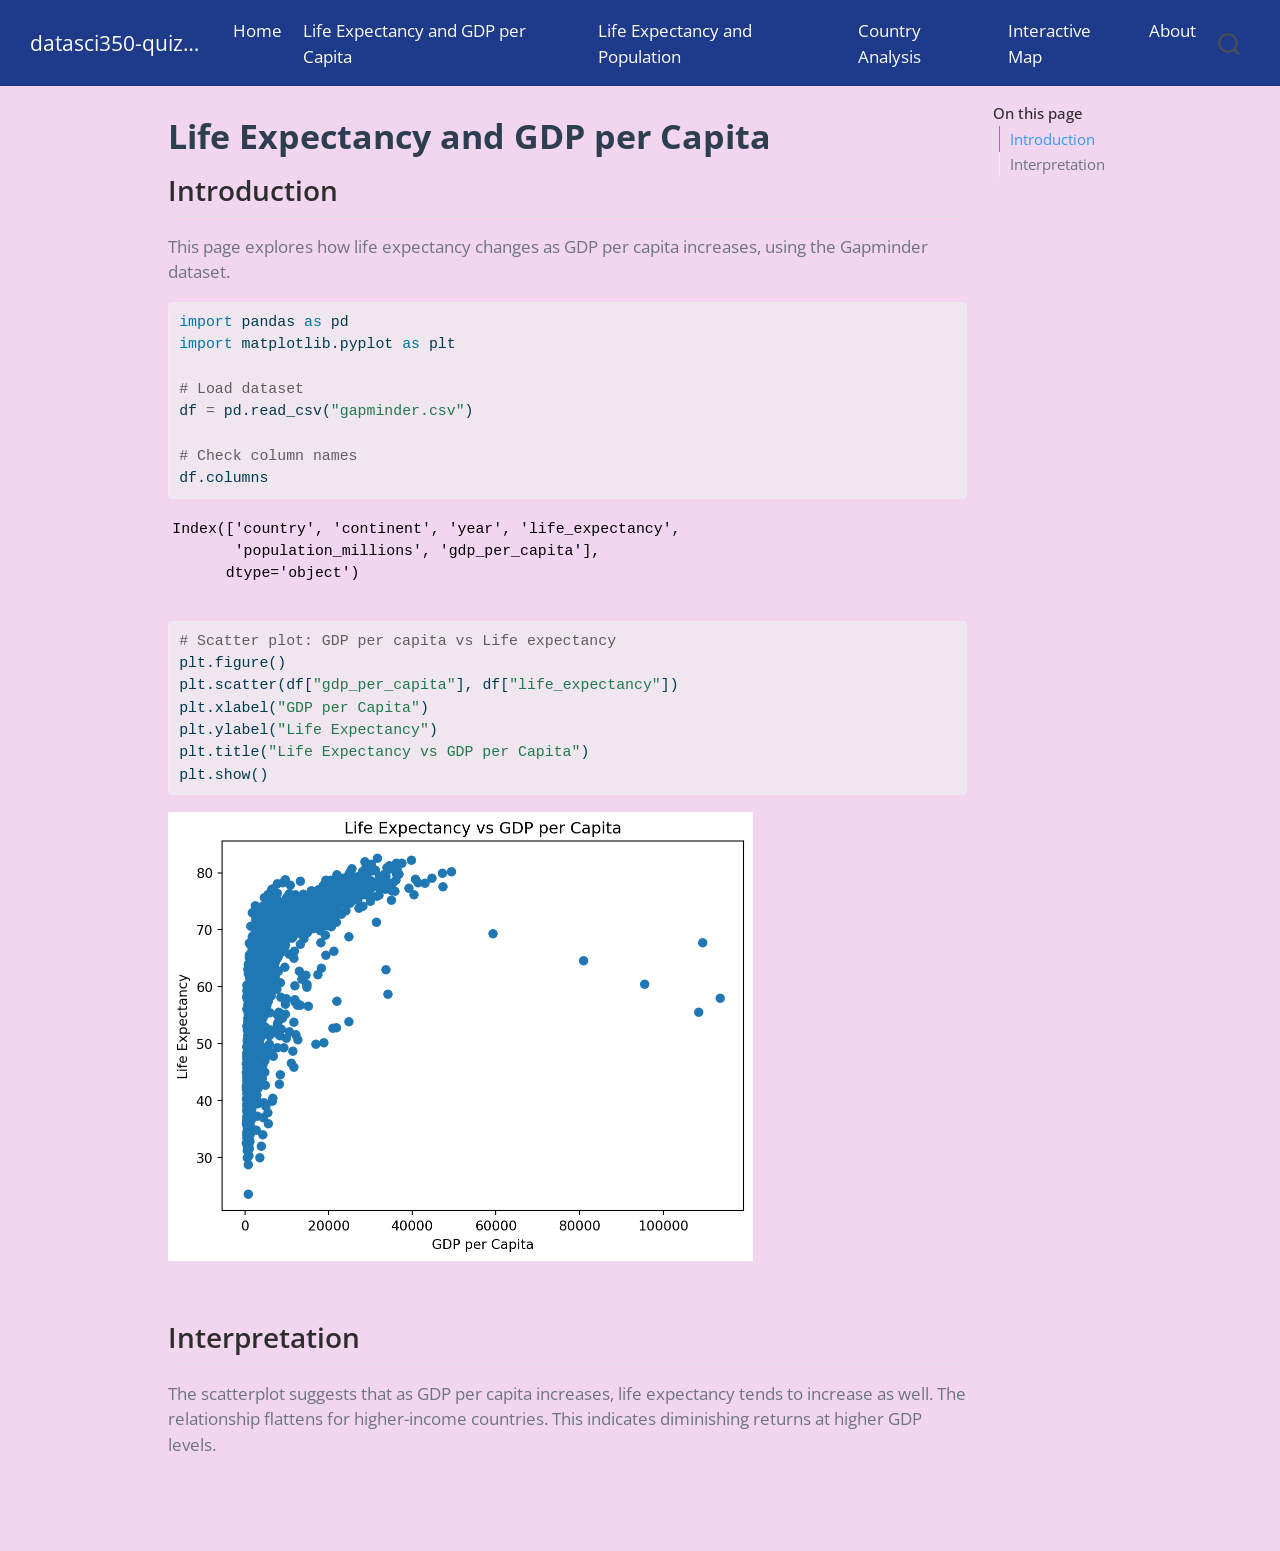
<file: docs/life-gdp.html>
<!DOCTYPE html>
<html xmlns="http://www.w3.org/1999/xhtml" lang="en" xml:lang="en"><head>

<meta charset="utf-8">
<meta name="generator" content="quarto-1.8.27">

<meta name="viewport" content="width=device-width, initial-scale=1.0, user-scalable=yes">


<title>Life Expectancy and GDP per Capita – datasci350-quiz02</title>
<style>
code{white-space: pre-wrap;}
span.smallcaps{font-variant: small-caps;}
div.columns{display: flex; gap: min(4vw, 1.5em);}
div.column{flex: auto; overflow-x: auto;}
div.hanging-indent{margin-left: 1.5em; text-indent: -1.5em;}
ul.task-list{list-style: none;}
ul.task-list li input[type="checkbox"] {
  width: 0.8em;
  margin: 0 0.8em 0.2em -1em; /* quarto-specific, see https://github.com/quarto-dev/quarto-cli/issues/4556 */ 
  vertical-align: middle;
}
/* CSS for syntax highlighting */
html { -webkit-text-size-adjust: 100%; }
pre > code.sourceCode { white-space: pre; position: relative; }
pre > code.sourceCode > span { display: inline-block; line-height: 1.25; }
pre > code.sourceCode > span:empty { height: 1.2em; }
.sourceCode { overflow: visible; }
code.sourceCode > span { color: inherit; text-decoration: inherit; }
div.sourceCode { margin: 1em 0; }
pre.sourceCode { margin: 0; }
@media screen {
div.sourceCode { overflow: auto; }
}
@media print {
pre > code.sourceCode { white-space: pre-wrap; }
pre > code.sourceCode > span { text-indent: -5em; padding-left: 5em; }
}
pre.numberSource code
  { counter-reset: source-line 0; }
pre.numberSource code > span
  { position: relative; left: -4em; counter-increment: source-line; }
pre.numberSource code > span > a:first-child::before
  { content: counter(source-line);
    position: relative; left: -1em; text-align: right; vertical-align: baseline;
    border: none; display: inline-block;
    -webkit-touch-callout: none; -webkit-user-select: none;
    -khtml-user-select: none; -moz-user-select: none;
    -ms-user-select: none; user-select: none;
    padding: 0 4px; width: 4em;
  }
pre.numberSource { margin-left: 3em;  padding-left: 4px; }
div.sourceCode
  {   }
@media screen {
pre > code.sourceCode > span > a:first-child::before { text-decoration: underline; }
}
</style>


<script src="site_libs/quarto-nav/quarto-nav.js"></script>
<script src="site_libs/quarto-nav/headroom.min.js"></script>
<script src="site_libs/clipboard/clipboard.min.js"></script>
<script src="site_libs/quarto-search/autocomplete.umd.js"></script>
<script src="site_libs/quarto-search/fuse.min.js"></script>
<script src="site_libs/quarto-search/quarto-search.js"></script>
<meta name="quarto:offset" content="./">
<script src="site_libs/quarto-html/quarto.js" type="module"></script>
<script src="site_libs/quarto-html/tabsets/tabsets.js" type="module"></script>
<script src="site_libs/quarto-html/axe/axe-check.js" type="module"></script>
<script src="site_libs/quarto-html/popper.min.js"></script>
<script src="site_libs/quarto-html/tippy.umd.min.js"></script>
<script src="site_libs/quarto-html/anchor.min.js"></script>
<link href="site_libs/quarto-html/tippy.css" rel="stylesheet">
<link href="site_libs/quarto-html/quarto-syntax-highlighting-ed96de9b727972fe78a7b5d16c58bf87.css" rel="stylesheet" id="quarto-text-highlighting-styles">
<script src="site_libs/bootstrap/bootstrap.min.js"></script>
<link href="site_libs/bootstrap/bootstrap-icons.css" rel="stylesheet">
<link href="site_libs/bootstrap/bootstrap-003c7ce323138a8a6468cb23c965a473.min.css" rel="stylesheet" append-hash="true" id="quarto-bootstrap" data-mode="light">
<script id="quarto-search-options" type="application/json">{
  "location": "navbar",
  "copy-button": false,
  "collapse-after": 3,
  "panel-placement": "end",
  "type": "overlay",
  "limit": 50,
  "keyboard-shortcut": [
    "f",
    "/",
    "s"
  ],
  "show-item-context": false,
  "language": {
    "search-no-results-text": "No results",
    "search-matching-documents-text": "matching documents",
    "search-copy-link-title": "Copy link to search",
    "search-hide-matches-text": "Hide additional matches",
    "search-more-match-text": "more match in this document",
    "search-more-matches-text": "more matches in this document",
    "search-clear-button-title": "Clear",
    "search-text-placeholder": "",
    "search-detached-cancel-button-title": "Cancel",
    "search-submit-button-title": "Submit",
    "search-label": "Search"
  }
}</script>


<link rel="stylesheet" href="styles.css">
</head>

<body class="nav-fixed quarto-light">

<div id="quarto-search-results"></div>
  <header id="quarto-header" class="headroom fixed-top">
    <nav class="navbar navbar-expand-lg " data-bs-theme="dark">
      <div class="navbar-container container-fluid">
      <div class="navbar-brand-container mx-auto">
    <a class="navbar-brand" href="./index.html">
    <span class="navbar-title">datasci350-quiz02</span>
    </a>
  </div>
            <div id="quarto-search" class="" title="Search"></div>
          <button class="navbar-toggler" type="button" data-bs-toggle="collapse" data-bs-target="#navbarCollapse" aria-controls="navbarCollapse" role="menu" aria-expanded="false" aria-label="Toggle navigation" onclick="if (window.quartoToggleHeadroom) { window.quartoToggleHeadroom(); }">
  <span class="navbar-toggler-icon"></span>
</button>
          <div class="collapse navbar-collapse" id="navbarCollapse">
            <ul class="navbar-nav navbar-nav-scroll me-auto">
  <li class="nav-item">
    <a class="nav-link" href="./index.html"> 
<span class="menu-text">Home</span></a>
  </li>  
  <li class="nav-item">
    <a class="nav-link active" href="./life-gdp.html" aria-current="page"> 
<span class="menu-text">Life Expectancy and GDP per Capita</span></a>
  </li>  
  <li class="nav-item">
    <a class="nav-link" href="./life-population.html"> 
<span class="menu-text">Life Expectancy and Population</span></a>
  </li>  
  <li class="nav-item">
    <a class="nav-link" href="./country.html"> 
<span class="menu-text">Country Analysis</span></a>
  </li>  
  <li class="nav-item">
    <a class="nav-link" href="./map.html"> 
<span class="menu-text">Interactive Map</span></a>
  </li>  
  <li class="nav-item">
    <a class="nav-link" href="./about.html"> 
<span class="menu-text">About</span></a>
  </li>  
</ul>
          </div> <!-- /navcollapse -->
            <div class="quarto-navbar-tools">
</div>
      </div> <!-- /container-fluid -->
    </nav>
</header>
<!-- content -->
<div id="quarto-content" class="quarto-container page-columns page-rows-contents page-layout-article page-navbar">
<!-- sidebar -->
<!-- margin-sidebar -->
    <div id="quarto-margin-sidebar" class="sidebar margin-sidebar">
        <nav id="TOC" role="doc-toc" class="toc-active">
    <h2 id="toc-title">On this page</h2>
   
  <ul>
  <li><a href="#introduction" id="toc-introduction" class="nav-link active" data-scroll-target="#introduction">Introduction</a></li>
  <li><a href="#interpretation" id="toc-interpretation" class="nav-link" data-scroll-target="#interpretation">Interpretation</a></li>
  </ul>
</nav>
    </div>
<!-- main -->
<main class="content" id="quarto-document-content">

<header id="title-block-header" class="quarto-title-block default">
<div class="quarto-title">
<h1 class="title">Life Expectancy and GDP per Capita</h1>
</div>



<div class="quarto-title-meta">

    
  
    
  </div>
  


</header>


<section id="introduction" class="level2">
<h2 class="anchored" data-anchor-id="introduction">Introduction</h2>
<p>This page explores how life expectancy changes as GDP per capita increases, using the Gapminder dataset.</p>
<div id="942a7b16" class="cell" data-execution_count="1">
<div class="code-copy-outer-scaffold"><div class="sourceCode cell-code" id="cb1"><pre class="sourceCode python code-with-copy"><code class="sourceCode python"><span id="cb1-1"><a href="#cb1-1" aria-hidden="true" tabindex="-1"></a><span class="im">import</span> pandas <span class="im">as</span> pd</span>
<span id="cb1-2"><a href="#cb1-2" aria-hidden="true" tabindex="-1"></a><span class="im">import</span> matplotlib.pyplot <span class="im">as</span> plt</span>
<span id="cb1-3"><a href="#cb1-3" aria-hidden="true" tabindex="-1"></a></span>
<span id="cb1-4"><a href="#cb1-4" aria-hidden="true" tabindex="-1"></a><span class="co"># Load dataset</span></span>
<span id="cb1-5"><a href="#cb1-5" aria-hidden="true" tabindex="-1"></a>df <span class="op">=</span> pd.read_csv(<span class="st">"gapminder.csv"</span>)</span>
<span id="cb1-6"><a href="#cb1-6" aria-hidden="true" tabindex="-1"></a></span>
<span id="cb1-7"><a href="#cb1-7" aria-hidden="true" tabindex="-1"></a><span class="co"># Check column names</span></span>
<span id="cb1-8"><a href="#cb1-8" aria-hidden="true" tabindex="-1"></a>df.columns</span></code></pre></div><button title="Copy to Clipboard" class="code-copy-button"><i class="bi"></i></button></div>
<div class="cell-output cell-output-display" data-execution_count="1">
<pre><code>Index(['country', 'continent', 'year', 'life_expectancy',
       'population_millions', 'gdp_per_capita'],
      dtype='object')</code></pre>
</div>
</div>
<div id="0b1b47d3" class="cell" data-execution_count="2">
<div class="code-copy-outer-scaffold"><div class="sourceCode cell-code" id="cb3"><pre class="sourceCode python code-with-copy"><code class="sourceCode python"><span id="cb3-1"><a href="#cb3-1" aria-hidden="true" tabindex="-1"></a><span class="co"># Scatter plot: GDP per capita vs Life expectancy</span></span>
<span id="cb3-2"><a href="#cb3-2" aria-hidden="true" tabindex="-1"></a>plt.figure()</span>
<span id="cb3-3"><a href="#cb3-3" aria-hidden="true" tabindex="-1"></a>plt.scatter(df[<span class="st">"gdp_per_capita"</span>], df[<span class="st">"life_expectancy"</span>])</span>
<span id="cb3-4"><a href="#cb3-4" aria-hidden="true" tabindex="-1"></a>plt.xlabel(<span class="st">"GDP per Capita"</span>)</span>
<span id="cb3-5"><a href="#cb3-5" aria-hidden="true" tabindex="-1"></a>plt.ylabel(<span class="st">"Life Expectancy"</span>)</span>
<span id="cb3-6"><a href="#cb3-6" aria-hidden="true" tabindex="-1"></a>plt.title(<span class="st">"Life Expectancy vs GDP per Capita"</span>)</span>
<span id="cb3-7"><a href="#cb3-7" aria-hidden="true" tabindex="-1"></a>plt.show()</span></code></pre></div><button title="Copy to Clipboard" class="code-copy-button"><i class="bi"></i></button></div>
<div class="cell-output cell-output-display">
<div>
<figure class="figure">
<p><img src="life-gdp_files/figure-html/cell-3-output-1.png" width="585" height="449" class="figure-img"></p>
</figure>
</div>
</div>
</div>
</section>
<section id="interpretation" class="level2">
<h2 class="anchored" data-anchor-id="interpretation">Interpretation</h2>
<p>The scatterplot suggests that as GDP per capita increases, life expectancy tends to increase as well. The relationship flattens for higher-income countries. This indicates diminishing returns at higher GDP levels.</p>


</section>

</main> <!-- /main -->
<script id="quarto-html-after-body" type="application/javascript">
  window.document.addEventListener("DOMContentLoaded", function (event) {
    const icon = "";
    const anchorJS = new window.AnchorJS();
    anchorJS.options = {
      placement: 'right',
      icon: icon
    };
    anchorJS.add('.anchored');
    const isCodeAnnotation = (el) => {
      for (const clz of el.classList) {
        if (clz.startsWith('code-annotation-')) {                     
          return true;
        }
      }
      return false;
    }
    const onCopySuccess = function(e) {
      // button target
      const button = e.trigger;
      // don't keep focus
      button.blur();
      // flash "checked"
      button.classList.add('code-copy-button-checked');
      var currentTitle = button.getAttribute("title");
      button.setAttribute("title", "Copied!");
      let tooltip;
      if (window.bootstrap) {
        button.setAttribute("data-bs-toggle", "tooltip");
        button.setAttribute("data-bs-placement", "left");
        button.setAttribute("data-bs-title", "Copied!");
        tooltip = new bootstrap.Tooltip(button, 
          { trigger: "manual", 
            customClass: "code-copy-button-tooltip",
            offset: [0, -8]});
        tooltip.show();    
      }
      setTimeout(function() {
        if (tooltip) {
          tooltip.hide();
          button.removeAttribute("data-bs-title");
          button.removeAttribute("data-bs-toggle");
          button.removeAttribute("data-bs-placement");
        }
        button.setAttribute("title", currentTitle);
        button.classList.remove('code-copy-button-checked');
      }, 1000);
      // clear code selection
      e.clearSelection();
    }
    const getTextToCopy = function(trigger) {
      const outerScaffold = trigger.parentElement.cloneNode(true);
      const codeEl = outerScaffold.querySelector('code');
      for (const childEl of codeEl.children) {
        if (isCodeAnnotation(childEl)) {
          childEl.remove();
        }
      }
      return codeEl.innerText;
    }
    const clipboard = new window.ClipboardJS('.code-copy-button:not([data-in-quarto-modal])', {
      text: getTextToCopy
    });
    clipboard.on('success', onCopySuccess);
    if (window.document.getElementById('quarto-embedded-source-code-modal')) {
      const clipboardModal = new window.ClipboardJS('.code-copy-button[data-in-quarto-modal]', {
        text: getTextToCopy,
        container: window.document.getElementById('quarto-embedded-source-code-modal')
      });
      clipboardModal.on('success', onCopySuccess);
    }
      var localhostRegex = new RegExp(/^(?:http|https):\/\/localhost\:?[0-9]*\//);
      var mailtoRegex = new RegExp(/^mailto:/);
        var filterRegex = new RegExp('/' + window.location.host + '/');
      var isInternal = (href) => {
          return filterRegex.test(href) || localhostRegex.test(href) || mailtoRegex.test(href);
      }
      // Inspect non-navigation links and adorn them if external
     var links = window.document.querySelectorAll('a[href]:not(.nav-link):not(.navbar-brand):not(.toc-action):not(.sidebar-link):not(.sidebar-item-toggle):not(.pagination-link):not(.no-external):not([aria-hidden]):not(.dropdown-item):not(.quarto-navigation-tool):not(.about-link)');
      for (var i=0; i<links.length; i++) {
        const link = links[i];
        if (!isInternal(link.href)) {
          // undo the damage that might have been done by quarto-nav.js in the case of
          // links that we want to consider external
          if (link.dataset.originalHref !== undefined) {
            link.href = link.dataset.originalHref;
          }
        }
      }
    function tippyHover(el, contentFn, onTriggerFn, onUntriggerFn) {
      const config = {
        allowHTML: true,
        maxWidth: 500,
        delay: 100,
        arrow: false,
        appendTo: function(el) {
            return el.parentElement;
        },
        interactive: true,
        interactiveBorder: 10,
        theme: 'quarto',
        placement: 'bottom-start',
      };
      if (contentFn) {
        config.content = contentFn;
      }
      if (onTriggerFn) {
        config.onTrigger = onTriggerFn;
      }
      if (onUntriggerFn) {
        config.onUntrigger = onUntriggerFn;
      }
      window.tippy(el, config); 
    }
    const noterefs = window.document.querySelectorAll('a[role="doc-noteref"]');
    for (var i=0; i<noterefs.length; i++) {
      const ref = noterefs[i];
      tippyHover(ref, function() {
        // use id or data attribute instead here
        let href = ref.getAttribute('data-footnote-href') || ref.getAttribute('href');
        try { href = new URL(href).hash; } catch {}
        const id = href.replace(/^#\/?/, "");
        const note = window.document.getElementById(id);
        if (note) {
          return note.innerHTML;
        } else {
          return "";
        }
      });
    }
    const xrefs = window.document.querySelectorAll('a.quarto-xref');
    const processXRef = (id, note) => {
      // Strip column container classes
      const stripColumnClz = (el) => {
        el.classList.remove("page-full", "page-columns");
        if (el.children) {
          for (const child of el.children) {
            stripColumnClz(child);
          }
        }
      }
      stripColumnClz(note)
      if (id === null || id.startsWith('sec-')) {
        // Special case sections, only their first couple elements
        const container = document.createElement("div");
        if (note.children && note.children.length > 2) {
          container.appendChild(note.children[0].cloneNode(true));
          for (let i = 1; i < note.children.length; i++) {
            const child = note.children[i];
            if (child.tagName === "P" && child.innerText === "") {
              continue;
            } else {
              container.appendChild(child.cloneNode(true));
              break;
            }
          }
          if (window.Quarto?.typesetMath) {
            window.Quarto.typesetMath(container);
          }
          return container.innerHTML
        } else {
          if (window.Quarto?.typesetMath) {
            window.Quarto.typesetMath(note);
          }
          return note.innerHTML;
        }
      } else {
        // Remove any anchor links if they are present
        const anchorLink = note.querySelector('a.anchorjs-link');
        if (anchorLink) {
          anchorLink.remove();
        }
        if (window.Quarto?.typesetMath) {
          window.Quarto.typesetMath(note);
        }
        if (note.classList.contains("callout")) {
          return note.outerHTML;
        } else {
          return note.innerHTML;
        }
      }
    }
    for (var i=0; i<xrefs.length; i++) {
      const xref = xrefs[i];
      tippyHover(xref, undefined, function(instance) {
        instance.disable();
        let url = xref.getAttribute('href');
        let hash = undefined; 
        if (url.startsWith('#')) {
          hash = url;
        } else {
          try { hash = new URL(url).hash; } catch {}
        }
        if (hash) {
          const id = hash.replace(/^#\/?/, "");
          const note = window.document.getElementById(id);
          if (note !== null) {
            try {
              const html = processXRef(id, note.cloneNode(true));
              instance.setContent(html);
            } finally {
              instance.enable();
              instance.show();
            }
          } else {
            // See if we can fetch this
            fetch(url.split('#')[0])
            .then(res => res.text())
            .then(html => {
              const parser = new DOMParser();
              const htmlDoc = parser.parseFromString(html, "text/html");
              const note = htmlDoc.getElementById(id);
              if (note !== null) {
                const html = processXRef(id, note);
                instance.setContent(html);
              } 
            }).finally(() => {
              instance.enable();
              instance.show();
            });
          }
        } else {
          // See if we can fetch a full url (with no hash to target)
          // This is a special case and we should probably do some content thinning / targeting
          fetch(url)
          .then(res => res.text())
          .then(html => {
            const parser = new DOMParser();
            const htmlDoc = parser.parseFromString(html, "text/html");
            const note = htmlDoc.querySelector('main.content');
            if (note !== null) {
              // This should only happen for chapter cross references
              // (since there is no id in the URL)
              // remove the first header
              if (note.children.length > 0 && note.children[0].tagName === "HEADER") {
                note.children[0].remove();
              }
              const html = processXRef(null, note);
              instance.setContent(html);
            } 
          }).finally(() => {
            instance.enable();
            instance.show();
          });
        }
      }, function(instance) {
      });
    }
        let selectedAnnoteEl;
        const selectorForAnnotation = ( cell, annotation) => {
          let cellAttr = 'data-code-cell="' + cell + '"';
          let lineAttr = 'data-code-annotation="' +  annotation + '"';
          const selector = 'span[' + cellAttr + '][' + lineAttr + ']';
          return selector;
        }
        const selectCodeLines = (annoteEl) => {
          const doc = window.document;
          const targetCell = annoteEl.getAttribute("data-target-cell");
          const targetAnnotation = annoteEl.getAttribute("data-target-annotation");
          const annoteSpan = window.document.querySelector(selectorForAnnotation(targetCell, targetAnnotation));
          const lines = annoteSpan.getAttribute("data-code-lines").split(",");
          const lineIds = lines.map((line) => {
            return targetCell + "-" + line;
          })
          let top = null;
          let height = null;
          let parent = null;
          if (lineIds.length > 0) {
              //compute the position of the single el (top and bottom and make a div)
              const el = window.document.getElementById(lineIds[0]);
              top = el.offsetTop;
              height = el.offsetHeight;
              parent = el.parentElement.parentElement;
            if (lineIds.length > 1) {
              const lastEl = window.document.getElementById(lineIds[lineIds.length - 1]);
              const bottom = lastEl.offsetTop + lastEl.offsetHeight;
              height = bottom - top;
            }
            if (top !== null && height !== null && parent !== null) {
              // cook up a div (if necessary) and position it 
              let div = window.document.getElementById("code-annotation-line-highlight");
              if (div === null) {
                div = window.document.createElement("div");
                div.setAttribute("id", "code-annotation-line-highlight");
                div.style.position = 'absolute';
                parent.appendChild(div);
              }
              div.style.top = top - 2 + "px";
              div.style.height = height + 4 + "px";
              div.style.left = 0;
              let gutterDiv = window.document.getElementById("code-annotation-line-highlight-gutter");
              if (gutterDiv === null) {
                gutterDiv = window.document.createElement("div");
                gutterDiv.setAttribute("id", "code-annotation-line-highlight-gutter");
                gutterDiv.style.position = 'absolute';
                const codeCell = window.document.getElementById(targetCell);
                const gutter = codeCell.querySelector('.code-annotation-gutter');
                gutter.appendChild(gutterDiv);
              }
              gutterDiv.style.top = top - 2 + "px";
              gutterDiv.style.height = height + 4 + "px";
            }
            selectedAnnoteEl = annoteEl;
          }
        };
        const unselectCodeLines = () => {
          const elementsIds = ["code-annotation-line-highlight", "code-annotation-line-highlight-gutter"];
          elementsIds.forEach((elId) => {
            const div = window.document.getElementById(elId);
            if (div) {
              div.remove();
            }
          });
          selectedAnnoteEl = undefined;
        };
          // Handle positioning of the toggle
      window.addEventListener(
        "resize",
        throttle(() => {
          elRect = undefined;
          if (selectedAnnoteEl) {
            selectCodeLines(selectedAnnoteEl);
          }
        }, 10)
      );
      function throttle(fn, ms) {
      let throttle = false;
      let timer;
        return (...args) => {
          if(!throttle) { // first call gets through
              fn.apply(this, args);
              throttle = true;
          } else { // all the others get throttled
              if(timer) clearTimeout(timer); // cancel #2
              timer = setTimeout(() => {
                fn.apply(this, args);
                timer = throttle = false;
              }, ms);
          }
        };
      }
        // Attach click handler to the DT
        const annoteDls = window.document.querySelectorAll('dt[data-target-cell]');
        for (const annoteDlNode of annoteDls) {
          annoteDlNode.addEventListener('click', (event) => {
            const clickedEl = event.target;
            if (clickedEl !== selectedAnnoteEl) {
              unselectCodeLines();
              const activeEl = window.document.querySelector('dt[data-target-cell].code-annotation-active');
              if (activeEl) {
                activeEl.classList.remove('code-annotation-active');
              }
              selectCodeLines(clickedEl);
              clickedEl.classList.add('code-annotation-active');
            } else {
              // Unselect the line
              unselectCodeLines();
              clickedEl.classList.remove('code-annotation-active');
            }
          });
        }
    const findCites = (el) => {
      const parentEl = el.parentElement;
      if (parentEl) {
        const cites = parentEl.dataset.cites;
        if (cites) {
          return {
            el,
            cites: cites.split(' ')
          };
        } else {
          return findCites(el.parentElement)
        }
      } else {
        return undefined;
      }
    };
    var bibliorefs = window.document.querySelectorAll('a[role="doc-biblioref"]');
    for (var i=0; i<bibliorefs.length; i++) {
      const ref = bibliorefs[i];
      const citeInfo = findCites(ref);
      if (citeInfo) {
        tippyHover(citeInfo.el, function() {
          var popup = window.document.createElement('div');
          citeInfo.cites.forEach(function(cite) {
            var citeDiv = window.document.createElement('div');
            citeDiv.classList.add('hanging-indent');
            citeDiv.classList.add('csl-entry');
            var biblioDiv = window.document.getElementById('ref-' + cite);
            if (biblioDiv) {
              citeDiv.innerHTML = biblioDiv.innerHTML;
            }
            popup.appendChild(citeDiv);
          });
          return popup.innerHTML;
        });
      }
    }
  });
  </script>
</div> <!-- /content -->




</body></html>
</file>
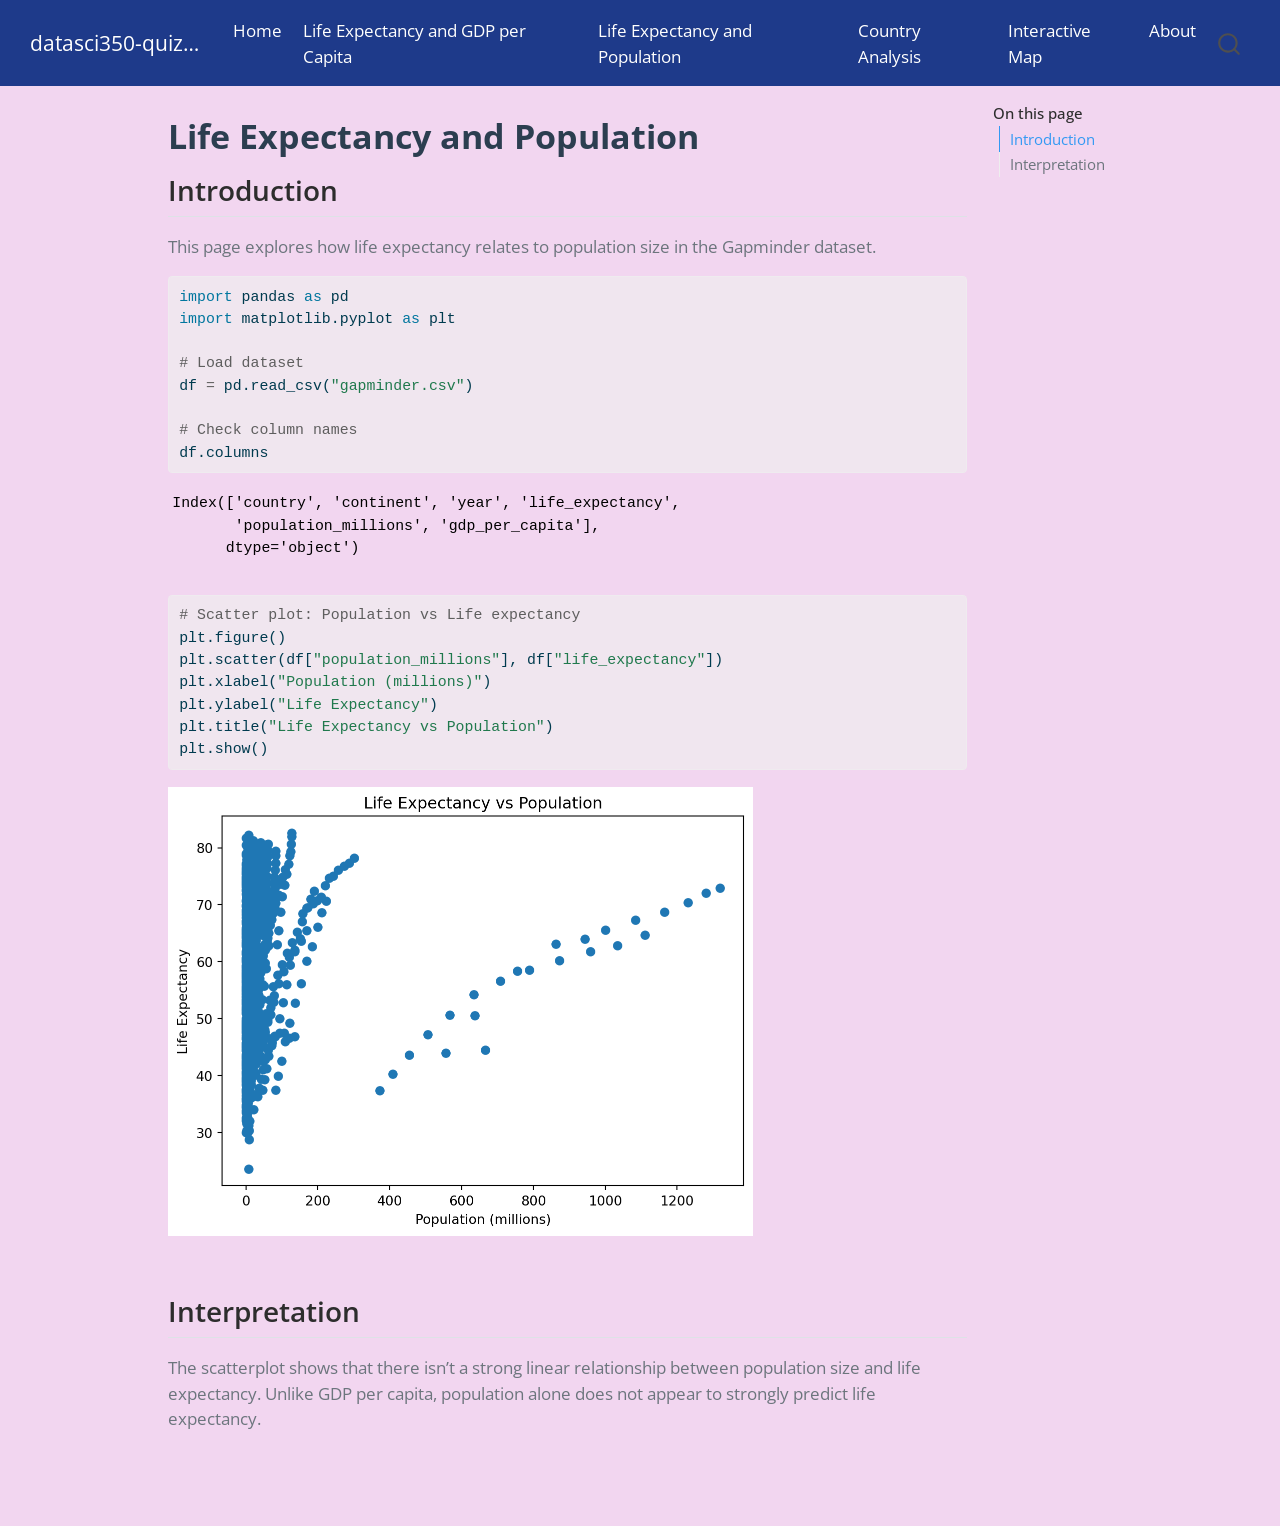
<file: docs/life-population.html>
<!DOCTYPE html>
<html xmlns="http://www.w3.org/1999/xhtml" lang="en" xml:lang="en"><head>

<meta charset="utf-8">
<meta name="generator" content="quarto-1.8.27">

<meta name="viewport" content="width=device-width, initial-scale=1.0, user-scalable=yes">


<title>Life Expectancy and Population – datasci350-quiz02</title>
<style>
code{white-space: pre-wrap;}
span.smallcaps{font-variant: small-caps;}
div.columns{display: flex; gap: min(4vw, 1.5em);}
div.column{flex: auto; overflow-x: auto;}
div.hanging-indent{margin-left: 1.5em; text-indent: -1.5em;}
ul.task-list{list-style: none;}
ul.task-list li input[type="checkbox"] {
  width: 0.8em;
  margin: 0 0.8em 0.2em -1em; /* quarto-specific, see https://github.com/quarto-dev/quarto-cli/issues/4556 */ 
  vertical-align: middle;
}
/* CSS for syntax highlighting */
html { -webkit-text-size-adjust: 100%; }
pre > code.sourceCode { white-space: pre; position: relative; }
pre > code.sourceCode > span { display: inline-block; line-height: 1.25; }
pre > code.sourceCode > span:empty { height: 1.2em; }
.sourceCode { overflow: visible; }
code.sourceCode > span { color: inherit; text-decoration: inherit; }
div.sourceCode { margin: 1em 0; }
pre.sourceCode { margin: 0; }
@media screen {
div.sourceCode { overflow: auto; }
}
@media print {
pre > code.sourceCode { white-space: pre-wrap; }
pre > code.sourceCode > span { text-indent: -5em; padding-left: 5em; }
}
pre.numberSource code
  { counter-reset: source-line 0; }
pre.numberSource code > span
  { position: relative; left: -4em; counter-increment: source-line; }
pre.numberSource code > span > a:first-child::before
  { content: counter(source-line);
    position: relative; left: -1em; text-align: right; vertical-align: baseline;
    border: none; display: inline-block;
    -webkit-touch-callout: none; -webkit-user-select: none;
    -khtml-user-select: none; -moz-user-select: none;
    -ms-user-select: none; user-select: none;
    padding: 0 4px; width: 4em;
  }
pre.numberSource { margin-left: 3em;  padding-left: 4px; }
div.sourceCode
  {   }
@media screen {
pre > code.sourceCode > span > a:first-child::before { text-decoration: underline; }
}
</style>


<script src="site_libs/quarto-nav/quarto-nav.js"></script>
<script src="site_libs/quarto-nav/headroom.min.js"></script>
<script src="site_libs/clipboard/clipboard.min.js"></script>
<script src="site_libs/quarto-search/autocomplete.umd.js"></script>
<script src="site_libs/quarto-search/fuse.min.js"></script>
<script src="site_libs/quarto-search/quarto-search.js"></script>
<meta name="quarto:offset" content="./">
<script src="site_libs/quarto-html/quarto.js" type="module"></script>
<script src="site_libs/quarto-html/tabsets/tabsets.js" type="module"></script>
<script src="site_libs/quarto-html/axe/axe-check.js" type="module"></script>
<script src="site_libs/quarto-html/popper.min.js"></script>
<script src="site_libs/quarto-html/tippy.umd.min.js"></script>
<script src="site_libs/quarto-html/anchor.min.js"></script>
<link href="site_libs/quarto-html/tippy.css" rel="stylesheet">
<link href="site_libs/quarto-html/quarto-syntax-highlighting-ed96de9b727972fe78a7b5d16c58bf87.css" rel="stylesheet" id="quarto-text-highlighting-styles">
<script src="site_libs/bootstrap/bootstrap.min.js"></script>
<link href="site_libs/bootstrap/bootstrap-icons.css" rel="stylesheet">
<link href="site_libs/bootstrap/bootstrap-003c7ce323138a8a6468cb23c965a473.min.css" rel="stylesheet" append-hash="true" id="quarto-bootstrap" data-mode="light">
<script id="quarto-search-options" type="application/json">{
  "location": "navbar",
  "copy-button": false,
  "collapse-after": 3,
  "panel-placement": "end",
  "type": "overlay",
  "limit": 50,
  "keyboard-shortcut": [
    "f",
    "/",
    "s"
  ],
  "show-item-context": false,
  "language": {
    "search-no-results-text": "No results",
    "search-matching-documents-text": "matching documents",
    "search-copy-link-title": "Copy link to search",
    "search-hide-matches-text": "Hide additional matches",
    "search-more-match-text": "more match in this document",
    "search-more-matches-text": "more matches in this document",
    "search-clear-button-title": "Clear",
    "search-text-placeholder": "",
    "search-detached-cancel-button-title": "Cancel",
    "search-submit-button-title": "Submit",
    "search-label": "Search"
  }
}</script>


<link rel="stylesheet" href="styles.css">
</head>

<body class="nav-fixed quarto-light">

<div id="quarto-search-results"></div>
  <header id="quarto-header" class="headroom fixed-top">
    <nav class="navbar navbar-expand-lg " data-bs-theme="dark">
      <div class="navbar-container container-fluid">
      <div class="navbar-brand-container mx-auto">
    <a class="navbar-brand" href="./index.html">
    <span class="navbar-title">datasci350-quiz02</span>
    </a>
  </div>
            <div id="quarto-search" class="" title="Search"></div>
          <button class="navbar-toggler" type="button" data-bs-toggle="collapse" data-bs-target="#navbarCollapse" aria-controls="navbarCollapse" role="menu" aria-expanded="false" aria-label="Toggle navigation" onclick="if (window.quartoToggleHeadroom) { window.quartoToggleHeadroom(); }">
  <span class="navbar-toggler-icon"></span>
</button>
          <div class="collapse navbar-collapse" id="navbarCollapse">
            <ul class="navbar-nav navbar-nav-scroll me-auto">
  <li class="nav-item">
    <a class="nav-link" href="./index.html"> 
<span class="menu-text">Home</span></a>
  </li>  
  <li class="nav-item">
    <a class="nav-link" href="./life-gdp.html"> 
<span class="menu-text">Life Expectancy and GDP per Capita</span></a>
  </li>  
  <li class="nav-item">
    <a class="nav-link active" href="./life-population.html" aria-current="page"> 
<span class="menu-text">Life Expectancy and Population</span></a>
  </li>  
  <li class="nav-item">
    <a class="nav-link" href="./country.html"> 
<span class="menu-text">Country Analysis</span></a>
  </li>  
  <li class="nav-item">
    <a class="nav-link" href="./map.html"> 
<span class="menu-text">Interactive Map</span></a>
  </li>  
  <li class="nav-item">
    <a class="nav-link" href="./about.html"> 
<span class="menu-text">About</span></a>
  </li>  
</ul>
          </div> <!-- /navcollapse -->
            <div class="quarto-navbar-tools">
</div>
      </div> <!-- /container-fluid -->
    </nav>
</header>
<!-- content -->
<div id="quarto-content" class="quarto-container page-columns page-rows-contents page-layout-article page-navbar">
<!-- sidebar -->
<!-- margin-sidebar -->
    <div id="quarto-margin-sidebar" class="sidebar margin-sidebar">
        <nav id="TOC" role="doc-toc" class="toc-active">
    <h2 id="toc-title">On this page</h2>
   
  <ul>
  <li><a href="#introduction" id="toc-introduction" class="nav-link active" data-scroll-target="#introduction">Introduction</a></li>
  <li><a href="#interpretation" id="toc-interpretation" class="nav-link" data-scroll-target="#interpretation">Interpretation</a></li>
  </ul>
</nav>
    </div>
<!-- main -->
<main class="content" id="quarto-document-content">

<header id="title-block-header" class="quarto-title-block default">
<div class="quarto-title">
<h1 class="title">Life Expectancy and Population</h1>
</div>



<div class="quarto-title-meta">

    
  
    
  </div>
  


</header>


<section id="introduction" class="level2">
<h2 class="anchored" data-anchor-id="introduction">Introduction</h2>
<p>This page explores how life expectancy relates to population size in the Gapminder dataset.</p>
<div id="881c0a01" class="cell" data-execution_count="1">
<div class="code-copy-outer-scaffold"><div class="sourceCode cell-code" id="cb1"><pre class="sourceCode python code-with-copy"><code class="sourceCode python"><span id="cb1-1"><a href="#cb1-1" aria-hidden="true" tabindex="-1"></a><span class="im">import</span> pandas <span class="im">as</span> pd</span>
<span id="cb1-2"><a href="#cb1-2" aria-hidden="true" tabindex="-1"></a><span class="im">import</span> matplotlib.pyplot <span class="im">as</span> plt</span>
<span id="cb1-3"><a href="#cb1-3" aria-hidden="true" tabindex="-1"></a></span>
<span id="cb1-4"><a href="#cb1-4" aria-hidden="true" tabindex="-1"></a><span class="co"># Load dataset</span></span>
<span id="cb1-5"><a href="#cb1-5" aria-hidden="true" tabindex="-1"></a>df <span class="op">=</span> pd.read_csv(<span class="st">"gapminder.csv"</span>)</span>
<span id="cb1-6"><a href="#cb1-6" aria-hidden="true" tabindex="-1"></a></span>
<span id="cb1-7"><a href="#cb1-7" aria-hidden="true" tabindex="-1"></a><span class="co"># Check column names</span></span>
<span id="cb1-8"><a href="#cb1-8" aria-hidden="true" tabindex="-1"></a>df.columns</span></code></pre></div><button title="Copy to Clipboard" class="code-copy-button"><i class="bi"></i></button></div>
<div class="cell-output cell-output-display" data-execution_count="1">
<pre><code>Index(['country', 'continent', 'year', 'life_expectancy',
       'population_millions', 'gdp_per_capita'],
      dtype='object')</code></pre>
</div>
</div>
<div id="dc6993da" class="cell" data-execution_count="2">
<div class="code-copy-outer-scaffold"><div class="sourceCode cell-code" id="cb3"><pre class="sourceCode python code-with-copy"><code class="sourceCode python"><span id="cb3-1"><a href="#cb3-1" aria-hidden="true" tabindex="-1"></a><span class="co"># Scatter plot: Population vs Life expectancy</span></span>
<span id="cb3-2"><a href="#cb3-2" aria-hidden="true" tabindex="-1"></a>plt.figure()</span>
<span id="cb3-3"><a href="#cb3-3" aria-hidden="true" tabindex="-1"></a>plt.scatter(df[<span class="st">"population_millions"</span>], df[<span class="st">"life_expectancy"</span>])</span>
<span id="cb3-4"><a href="#cb3-4" aria-hidden="true" tabindex="-1"></a>plt.xlabel(<span class="st">"Population (millions)"</span>)</span>
<span id="cb3-5"><a href="#cb3-5" aria-hidden="true" tabindex="-1"></a>plt.ylabel(<span class="st">"Life Expectancy"</span>)</span>
<span id="cb3-6"><a href="#cb3-6" aria-hidden="true" tabindex="-1"></a>plt.title(<span class="st">"Life Expectancy vs Population"</span>)</span>
<span id="cb3-7"><a href="#cb3-7" aria-hidden="true" tabindex="-1"></a>plt.show()</span></code></pre></div><button title="Copy to Clipboard" class="code-copy-button"><i class="bi"></i></button></div>
<div class="cell-output cell-output-display">
<div>
<figure class="figure">
<p><img src="life-population_files/figure-html/cell-3-output-1.png" width="585" height="449" class="figure-img"></p>
</figure>
</div>
</div>
</div>
</section>
<section id="interpretation" class="level2">
<h2 class="anchored" data-anchor-id="interpretation">Interpretation</h2>
<p>The scatterplot shows that there isn’t a strong linear relationship between population size and life expectancy. Unlike GDP per capita, population alone does not appear to strongly predict life expectancy.</p>


</section>

</main> <!-- /main -->
<script id="quarto-html-after-body" type="application/javascript">
  window.document.addEventListener("DOMContentLoaded", function (event) {
    const icon = "";
    const anchorJS = new window.AnchorJS();
    anchorJS.options = {
      placement: 'right',
      icon: icon
    };
    anchorJS.add('.anchored');
    const isCodeAnnotation = (el) => {
      for (const clz of el.classList) {
        if (clz.startsWith('code-annotation-')) {                     
          return true;
        }
      }
      return false;
    }
    const onCopySuccess = function(e) {
      // button target
      const button = e.trigger;
      // don't keep focus
      button.blur();
      // flash "checked"
      button.classList.add('code-copy-button-checked');
      var currentTitle = button.getAttribute("title");
      button.setAttribute("title", "Copied!");
      let tooltip;
      if (window.bootstrap) {
        button.setAttribute("data-bs-toggle", "tooltip");
        button.setAttribute("data-bs-placement", "left");
        button.setAttribute("data-bs-title", "Copied!");
        tooltip = new bootstrap.Tooltip(button, 
          { trigger: "manual", 
            customClass: "code-copy-button-tooltip",
            offset: [0, -8]});
        tooltip.show();    
      }
      setTimeout(function() {
        if (tooltip) {
          tooltip.hide();
          button.removeAttribute("data-bs-title");
          button.removeAttribute("data-bs-toggle");
          button.removeAttribute("data-bs-placement");
        }
        button.setAttribute("title", currentTitle);
        button.classList.remove('code-copy-button-checked');
      }, 1000);
      // clear code selection
      e.clearSelection();
    }
    const getTextToCopy = function(trigger) {
      const outerScaffold = trigger.parentElement.cloneNode(true);
      const codeEl = outerScaffold.querySelector('code');
      for (const childEl of codeEl.children) {
        if (isCodeAnnotation(childEl)) {
          childEl.remove();
        }
      }
      return codeEl.innerText;
    }
    const clipboard = new window.ClipboardJS('.code-copy-button:not([data-in-quarto-modal])', {
      text: getTextToCopy
    });
    clipboard.on('success', onCopySuccess);
    if (window.document.getElementById('quarto-embedded-source-code-modal')) {
      const clipboardModal = new window.ClipboardJS('.code-copy-button[data-in-quarto-modal]', {
        text: getTextToCopy,
        container: window.document.getElementById('quarto-embedded-source-code-modal')
      });
      clipboardModal.on('success', onCopySuccess);
    }
      var localhostRegex = new RegExp(/^(?:http|https):\/\/localhost\:?[0-9]*\//);
      var mailtoRegex = new RegExp(/^mailto:/);
        var filterRegex = new RegExp('/' + window.location.host + '/');
      var isInternal = (href) => {
          return filterRegex.test(href) || localhostRegex.test(href) || mailtoRegex.test(href);
      }
      // Inspect non-navigation links and adorn them if external
     var links = window.document.querySelectorAll('a[href]:not(.nav-link):not(.navbar-brand):not(.toc-action):not(.sidebar-link):not(.sidebar-item-toggle):not(.pagination-link):not(.no-external):not([aria-hidden]):not(.dropdown-item):not(.quarto-navigation-tool):not(.about-link)');
      for (var i=0; i<links.length; i++) {
        const link = links[i];
        if (!isInternal(link.href)) {
          // undo the damage that might have been done by quarto-nav.js in the case of
          // links that we want to consider external
          if (link.dataset.originalHref !== undefined) {
            link.href = link.dataset.originalHref;
          }
        }
      }
    function tippyHover(el, contentFn, onTriggerFn, onUntriggerFn) {
      const config = {
        allowHTML: true,
        maxWidth: 500,
        delay: 100,
        arrow: false,
        appendTo: function(el) {
            return el.parentElement;
        },
        interactive: true,
        interactiveBorder: 10,
        theme: 'quarto',
        placement: 'bottom-start',
      };
      if (contentFn) {
        config.content = contentFn;
      }
      if (onTriggerFn) {
        config.onTrigger = onTriggerFn;
      }
      if (onUntriggerFn) {
        config.onUntrigger = onUntriggerFn;
      }
      window.tippy(el, config); 
    }
    const noterefs = window.document.querySelectorAll('a[role="doc-noteref"]');
    for (var i=0; i<noterefs.length; i++) {
      const ref = noterefs[i];
      tippyHover(ref, function() {
        // use id or data attribute instead here
        let href = ref.getAttribute('data-footnote-href') || ref.getAttribute('href');
        try { href = new URL(href).hash; } catch {}
        const id = href.replace(/^#\/?/, "");
        const note = window.document.getElementById(id);
        if (note) {
          return note.innerHTML;
        } else {
          return "";
        }
      });
    }
    const xrefs = window.document.querySelectorAll('a.quarto-xref');
    const processXRef = (id, note) => {
      // Strip column container classes
      const stripColumnClz = (el) => {
        el.classList.remove("page-full", "page-columns");
        if (el.children) {
          for (const child of el.children) {
            stripColumnClz(child);
          }
        }
      }
      stripColumnClz(note)
      if (id === null || id.startsWith('sec-')) {
        // Special case sections, only their first couple elements
        const container = document.createElement("div");
        if (note.children && note.children.length > 2) {
          container.appendChild(note.children[0].cloneNode(true));
          for (let i = 1; i < note.children.length; i++) {
            const child = note.children[i];
            if (child.tagName === "P" && child.innerText === "") {
              continue;
            } else {
              container.appendChild(child.cloneNode(true));
              break;
            }
          }
          if (window.Quarto?.typesetMath) {
            window.Quarto.typesetMath(container);
          }
          return container.innerHTML
        } else {
          if (window.Quarto?.typesetMath) {
            window.Quarto.typesetMath(note);
          }
          return note.innerHTML;
        }
      } else {
        // Remove any anchor links if they are present
        const anchorLink = note.querySelector('a.anchorjs-link');
        if (anchorLink) {
          anchorLink.remove();
        }
        if (window.Quarto?.typesetMath) {
          window.Quarto.typesetMath(note);
        }
        if (note.classList.contains("callout")) {
          return note.outerHTML;
        } else {
          return note.innerHTML;
        }
      }
    }
    for (var i=0; i<xrefs.length; i++) {
      const xref = xrefs[i];
      tippyHover(xref, undefined, function(instance) {
        instance.disable();
        let url = xref.getAttribute('href');
        let hash = undefined; 
        if (url.startsWith('#')) {
          hash = url;
        } else {
          try { hash = new URL(url).hash; } catch {}
        }
        if (hash) {
          const id = hash.replace(/^#\/?/, "");
          const note = window.document.getElementById(id);
          if (note !== null) {
            try {
              const html = processXRef(id, note.cloneNode(true));
              instance.setContent(html);
            } finally {
              instance.enable();
              instance.show();
            }
          } else {
            // See if we can fetch this
            fetch(url.split('#')[0])
            .then(res => res.text())
            .then(html => {
              const parser = new DOMParser();
              const htmlDoc = parser.parseFromString(html, "text/html");
              const note = htmlDoc.getElementById(id);
              if (note !== null) {
                const html = processXRef(id, note);
                instance.setContent(html);
              } 
            }).finally(() => {
              instance.enable();
              instance.show();
            });
          }
        } else {
          // See if we can fetch a full url (with no hash to target)
          // This is a special case and we should probably do some content thinning / targeting
          fetch(url)
          .then(res => res.text())
          .then(html => {
            const parser = new DOMParser();
            const htmlDoc = parser.parseFromString(html, "text/html");
            const note = htmlDoc.querySelector('main.content');
            if (note !== null) {
              // This should only happen for chapter cross references
              // (since there is no id in the URL)
              // remove the first header
              if (note.children.length > 0 && note.children[0].tagName === "HEADER") {
                note.children[0].remove();
              }
              const html = processXRef(null, note);
              instance.setContent(html);
            } 
          }).finally(() => {
            instance.enable();
            instance.show();
          });
        }
      }, function(instance) {
      });
    }
        let selectedAnnoteEl;
        const selectorForAnnotation = ( cell, annotation) => {
          let cellAttr = 'data-code-cell="' + cell + '"';
          let lineAttr = 'data-code-annotation="' +  annotation + '"';
          const selector = 'span[' + cellAttr + '][' + lineAttr + ']';
          return selector;
        }
        const selectCodeLines = (annoteEl) => {
          const doc = window.document;
          const targetCell = annoteEl.getAttribute("data-target-cell");
          const targetAnnotation = annoteEl.getAttribute("data-target-annotation");
          const annoteSpan = window.document.querySelector(selectorForAnnotation(targetCell, targetAnnotation));
          const lines = annoteSpan.getAttribute("data-code-lines").split(",");
          const lineIds = lines.map((line) => {
            return targetCell + "-" + line;
          })
          let top = null;
          let height = null;
          let parent = null;
          if (lineIds.length > 0) {
              //compute the position of the single el (top and bottom and make a div)
              const el = window.document.getElementById(lineIds[0]);
              top = el.offsetTop;
              height = el.offsetHeight;
              parent = el.parentElement.parentElement;
            if (lineIds.length > 1) {
              const lastEl = window.document.getElementById(lineIds[lineIds.length - 1]);
              const bottom = lastEl.offsetTop + lastEl.offsetHeight;
              height = bottom - top;
            }
            if (top !== null && height !== null && parent !== null) {
              // cook up a div (if necessary) and position it 
              let div = window.document.getElementById("code-annotation-line-highlight");
              if (div === null) {
                div = window.document.createElement("div");
                div.setAttribute("id", "code-annotation-line-highlight");
                div.style.position = 'absolute';
                parent.appendChild(div);
              }
              div.style.top = top - 2 + "px";
              div.style.height = height + 4 + "px";
              div.style.left = 0;
              let gutterDiv = window.document.getElementById("code-annotation-line-highlight-gutter");
              if (gutterDiv === null) {
                gutterDiv = window.document.createElement("div");
                gutterDiv.setAttribute("id", "code-annotation-line-highlight-gutter");
                gutterDiv.style.position = 'absolute';
                const codeCell = window.document.getElementById(targetCell);
                const gutter = codeCell.querySelector('.code-annotation-gutter');
                gutter.appendChild(gutterDiv);
              }
              gutterDiv.style.top = top - 2 + "px";
              gutterDiv.style.height = height + 4 + "px";
            }
            selectedAnnoteEl = annoteEl;
          }
        };
        const unselectCodeLines = () => {
          const elementsIds = ["code-annotation-line-highlight", "code-annotation-line-highlight-gutter"];
          elementsIds.forEach((elId) => {
            const div = window.document.getElementById(elId);
            if (div) {
              div.remove();
            }
          });
          selectedAnnoteEl = undefined;
        };
          // Handle positioning of the toggle
      window.addEventListener(
        "resize",
        throttle(() => {
          elRect = undefined;
          if (selectedAnnoteEl) {
            selectCodeLines(selectedAnnoteEl);
          }
        }, 10)
      );
      function throttle(fn, ms) {
      let throttle = false;
      let timer;
        return (...args) => {
          if(!throttle) { // first call gets through
              fn.apply(this, args);
              throttle = true;
          } else { // all the others get throttled
              if(timer) clearTimeout(timer); // cancel #2
              timer = setTimeout(() => {
                fn.apply(this, args);
                timer = throttle = false;
              }, ms);
          }
        };
      }
        // Attach click handler to the DT
        const annoteDls = window.document.querySelectorAll('dt[data-target-cell]');
        for (const annoteDlNode of annoteDls) {
          annoteDlNode.addEventListener('click', (event) => {
            const clickedEl = event.target;
            if (clickedEl !== selectedAnnoteEl) {
              unselectCodeLines();
              const activeEl = window.document.querySelector('dt[data-target-cell].code-annotation-active');
              if (activeEl) {
                activeEl.classList.remove('code-annotation-active');
              }
              selectCodeLines(clickedEl);
              clickedEl.classList.add('code-annotation-active');
            } else {
              // Unselect the line
              unselectCodeLines();
              clickedEl.classList.remove('code-annotation-active');
            }
          });
        }
    const findCites = (el) => {
      const parentEl = el.parentElement;
      if (parentEl) {
        const cites = parentEl.dataset.cites;
        if (cites) {
          return {
            el,
            cites: cites.split(' ')
          };
        } else {
          return findCites(el.parentElement)
        }
      } else {
        return undefined;
      }
    };
    var bibliorefs = window.document.querySelectorAll('a[role="doc-biblioref"]');
    for (var i=0; i<bibliorefs.length; i++) {
      const ref = bibliorefs[i];
      const citeInfo = findCites(ref);
      if (citeInfo) {
        tippyHover(citeInfo.el, function() {
          var popup = window.document.createElement('div');
          citeInfo.cites.forEach(function(cite) {
            var citeDiv = window.document.createElement('div');
            citeDiv.classList.add('hanging-indent');
            citeDiv.classList.add('csl-entry');
            var biblioDiv = window.document.getElementById('ref-' + cite);
            if (biblioDiv) {
              citeDiv.innerHTML = biblioDiv.innerHTML;
            }
            popup.appendChild(citeDiv);
          });
          return popup.innerHTML;
        });
      }
    }
  });
  </script>
</div> <!-- /content -->




</body></html>
</file>
<file: docs/site_libs/quarto-html/tippy.css>
.tippy-box[data-animation=fade][data-state=hidden]{opacity:0}[data-tippy-root]{max-width:calc(100vw - 10px)}.tippy-box{position:relative;background-color:#333;color:#fff;border-radius:4px;font-size:14px;line-height:1.4;white-space:normal;outline:0;transition-property:transform,visibility,opacity}.tippy-box[data-placement^=top]>.tippy-arrow{bottom:0}.tippy-box[data-placement^=top]>.tippy-arrow:before{bottom:-7px;left:0;border-width:8px 8px 0;border-top-color:initial;transform-origin:center top}.tippy-box[data-placement^=bottom]>.tippy-arrow{top:0}.tippy-box[data-placement^=bottom]>.tippy-arrow:before{top:-7px;left:0;border-width:0 8px 8px;border-bottom-color:initial;transform-origin:center bottom}.tippy-box[data-placement^=left]>.tippy-arrow{right:0}.tippy-box[data-placement^=left]>.tippy-arrow:before{border-width:8px 0 8px 8px;border-left-color:initial;right:-7px;transform-origin:center left}.tippy-box[data-placement^=right]>.tippy-arrow{left:0}.tippy-box[data-placement^=right]>.tippy-arrow:before{left:-7px;border-width:8px 8px 8px 0;border-right-color:initial;transform-origin:center right}.tippy-box[data-inertia][data-state=visible]{transition-timing-function:cubic-bezier(.54,1.5,.38,1.11)}.tippy-arrow{width:16px;height:16px;color:#333}.tippy-arrow:before{content:"";position:absolute;border-color:transparent;border-style:solid}.tippy-content{position:relative;padding:5px 9px;z-index:1}
</file>
<file: docs/site_libs/quarto-html/quarto-syntax-highlighting-ed96de9b727972fe78a7b5d16c58bf87.css>
/* quarto syntax highlight colors */
:root {
  --quarto-hl-ot-color: #003B4F;
  --quarto-hl-at-color: #657422;
  --quarto-hl-ss-color: #20794D;
  --quarto-hl-an-color: #5E5E5E;
  --quarto-hl-fu-color: #4758AB;
  --quarto-hl-st-color: #20794D;
  --quarto-hl-cf-color: #003B4F;
  --quarto-hl-op-color: #5E5E5E;
  --quarto-hl-er-color: #AD0000;
  --quarto-hl-bn-color: #AD0000;
  --quarto-hl-al-color: #AD0000;
  --quarto-hl-va-color: #111111;
  --quarto-hl-bu-color: inherit;
  --quarto-hl-ex-color: inherit;
  --quarto-hl-pp-color: #AD0000;
  --quarto-hl-in-color: #5E5E5E;
  --quarto-hl-vs-color: #20794D;
  --quarto-hl-wa-color: #5E5E5E;
  --quarto-hl-do-color: #5E5E5E;
  --quarto-hl-im-color: #00769E;
  --quarto-hl-ch-color: #20794D;
  --quarto-hl-dt-color: #AD0000;
  --quarto-hl-fl-color: #AD0000;
  --quarto-hl-co-color: #5E5E5E;
  --quarto-hl-cv-color: #5E5E5E;
  --quarto-hl-cn-color: #8f5902;
  --quarto-hl-sc-color: #5E5E5E;
  --quarto-hl-dv-color: #AD0000;
  --quarto-hl-kw-color: #003B4F;
}

/* other quarto variables */
:root {
  --quarto-font-monospace: SFMono-Regular, Menlo, Monaco, Consolas, "Liberation Mono", "Courier New", monospace;
}

/* syntax highlight based on Pandoc's rules */
pre > code.sourceCode > span {
  color: #003B4F;
}

code.sourceCode > span {
  color: #003B4F;
}

div.sourceCode,
div.sourceCode pre.sourceCode {
  color: #003B4F;
}

/* Normal */
code span {
  color: #003B4F;
}

/* Alert */
code span.al {
  color: #AD0000;
  font-style: inherit;
}

/* Annotation */
code span.an {
  color: #5E5E5E;
  font-style: inherit;
}

/* Attribute */
code span.at {
  color: #657422;
  font-style: inherit;
}

/* BaseN */
code span.bn {
  color: #AD0000;
  font-style: inherit;
}

/* BuiltIn */
code span.bu {
  font-style: inherit;
}

/* ControlFlow */
code span.cf {
  color: #003B4F;
  font-weight: bold;
  font-style: inherit;
}

/* Char */
code span.ch {
  color: #20794D;
  font-style: inherit;
}

/* Constant */
code span.cn {
  color: #8f5902;
  font-style: inherit;
}

/* Comment */
code span.co {
  color: #5E5E5E;
  font-style: inherit;
}

/* CommentVar */
code span.cv {
  color: #5E5E5E;
  font-style: italic;
}

/* Documentation */
code span.do {
  color: #5E5E5E;
  font-style: italic;
}

/* DataType */
code span.dt {
  color: #AD0000;
  font-style: inherit;
}

/* DecVal */
code span.dv {
  color: #AD0000;
  font-style: inherit;
}

/* Error */
code span.er {
  color: #AD0000;
  font-style: inherit;
}

/* Extension */
code span.ex {
  font-style: inherit;
}

/* Float */
code span.fl {
  color: #AD0000;
  font-style: inherit;
}

/* Function */
code span.fu {
  color: #4758AB;
  font-style: inherit;
}

/* Import */
code span.im {
  color: #00769E;
  font-style: inherit;
}

/* Information */
code span.in {
  color: #5E5E5E;
  font-style: inherit;
}

/* Keyword */
code span.kw {
  color: #003B4F;
  font-weight: bold;
  font-style: inherit;
}

/* Operator */
code span.op {
  color: #5E5E5E;
  font-style: inherit;
}

/* Other */
code span.ot {
  color: #003B4F;
  font-style: inherit;
}

/* Preprocessor */
code span.pp {
  color: #AD0000;
  font-style: inherit;
}

/* SpecialChar */
code span.sc {
  color: #5E5E5E;
  font-style: inherit;
}

/* SpecialString */
code span.ss {
  color: #20794D;
  font-style: inherit;
}

/* String */
code span.st {
  color: #20794D;
  font-style: inherit;
}

/* Variable */
code span.va {
  color: #111111;
  font-style: inherit;
}

/* VerbatimString */
code span.vs {
  color: #20794D;
  font-style: inherit;
}

/* Warning */
code span.wa {
  color: #5E5E5E;
  font-style: italic;
}

.prevent-inlining {
  content: "</";
}

/*# sourceMappingURL=0920dd6d7437995b8cdf7429764427b1.css.map */
</file>
<file: docs/styles.css>
/* css styles */
/* background color */
body {
    background-color: #f2d6f0;
  }
  
  /* titles bigger */
  h1 {
    color: #2c3e50;
    font-weight: 700;
  }
  
  /* style navbar */
  .navbar {
    background-color: #1e3a8a !important;
  }
  
  .navbar a {
    color: white !important;
  }
  
  /* spacing */
  main {
    padding-top: 20px;
  }
</file>
